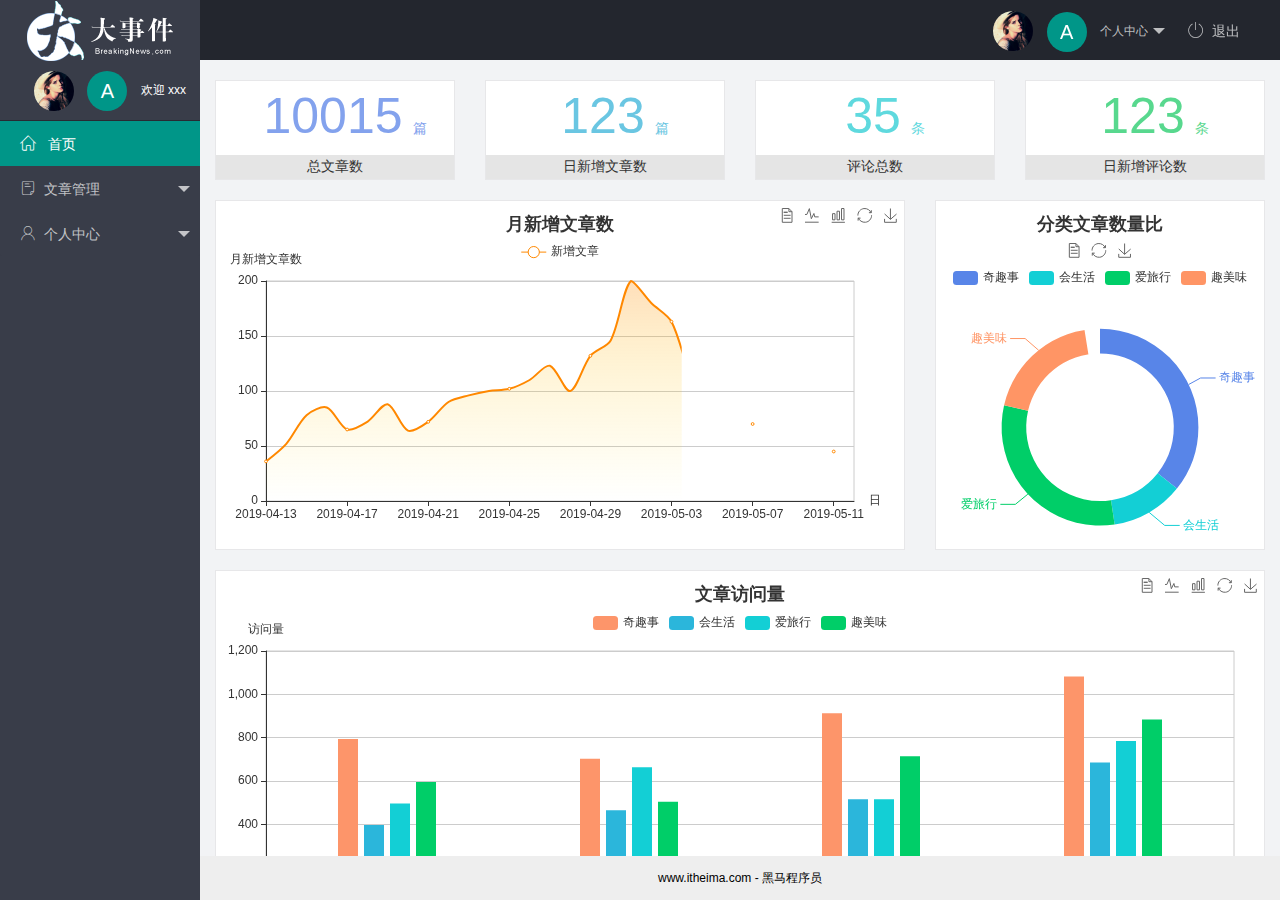
<file: index.html>
<!DOCTYPE html>
<html lang="en">

<head>
    <meta charset="UTF-8">
    <meta http-equiv="X-UA-Compatible" content="IE=edge">
    <meta name="viewport" content="width=device-width, initial-scale=1.0">
    <title>后台主页</title>
    <!-- 导入Layui的样式表 -->
    <link rel="stylesheet" href="./assets/lib/layui/css/layui.css">
    <!-- 引入字体图标 -->
    <link rel="stylesheet" href="./assets/fonts/iconfont.css">
    <!-- 导入自己的样式 -->
    <link rel="stylesheet" href="./assets/css/index.css">
</head>

<body>
    <div class="layui-layout layui-layout-admin">
        <div class="layui-header">
            <div class="layui-logo layui-hide-xs layui-bg-black">
                <img src="./assets/images/logo.png" alt="">
            </div>
            <!-- 头部区域（可配合layui已有的水平导航） -->
            <ul class="layui-nav layui-layout-right">
                <li class="layui-nav-item layui-hide layui-show-md-inline-block">
                    <a href="javascript:;" class="userinfo">
                        <img src="./assets/images/sample.jpg" class="layui-nav-img">
                        <span class="text-avatar">A</span>
                        个人中心
                    </a>
                    <dl class="layui-nav-child">
                        <dd><a href="/user/user_info.html" target="fm">基本资料</a></dd>
                        <dd><a href="/user/user_avatar.html" target="fm">更换头像</a></dd>
                        <dd><a href="./user/user_pwd.html" target="fm">重置密码</a></dd>
                    </dl>
                </li>
                <li class="layui-nav-item" lay-header-event="menuRight" lay-unselect>
                    <a href="javascript:;" id="btnLogout">
                        <i class="iconfont icon-tuichu"></i>退出
                    </a>
                </li>
            </ul>
        </div>

        <div class="layui-side layui-bg-black">
            <div class="layui-side-scroll">
                <div class="userinfo">
                    <img src="./assets/images/sample.jpg" class="layui-nav-img">
                    <span class="text-avatar">A</span>
                    <span id="welcome">欢迎 xxx</span>
                </div>
                <!-- 左侧导航区域（可配合layui已有的垂直导航） -->
                <ul class="layui-nav layui-nav-tree" lay-shrink="all">
                    <li class="layui-nav-item layui-this"><a href="./home/dashboard.html" target="fm">
                            <i class="iconfont icon-home"></i>
                            首页</a></li>

                    <li class="layui-nav-item">
                        <a class="" href="javascript:;"><i class="iconfont icon-16"></i>文章管理</a>
                        <dl class="layui-nav-child">
                            <dd><a href="javascript:;"><i class="layui-icon layui-icon-app"></i>文章类别</a></dd>
                            <dd><a href="javascript:;"><i class="layui-icon layui-icon-app"></i>文章列表</a></dd>
                            <dd><a href="javascript:;"><i class="layui-icon layui-icon-app"></i>发表文章</a></dd>
                        </dl>
                    </li>
                    <li class="layui-nav-item">
                        <a href="javascript:;"><i class="iconfont icon-user"></i>个人中心</a>
                        <dl class="layui-nav-child">
                            <dd><a href="/user/user_info.html" target="fm"><i
                                        class="layui-icon layui-icon-app"></i>基本资料</a></dd>
                            <dd><a href="/user/user_avatar.html" target="fm"><i
                                        class="layui-icon layui-icon-app"></i>更换头像</a></dd>
                            <dd><a href="./user/user_pwd.html" target="fm"><i
                                        class="layui-icon layui-icon-app"></i>重置密码</a></dd>
                        </dl>
                    </li>
                </ul>
            </div>
        </div>

        <div class="layui-body">
            <!-- 内容主体区域 -->
            <iframe src="./home/dashboard.html" name="fm" frameborder="0"></iframe>
        </div>

        <div class="layui-footer">
            <!-- 底部固定区域 -->
            www.itheima.com - 黑马程序员
        </div>
    </div>

    <!-- 引入layui的js文件 -->
    <script src="./assets/lib/layui/layui.all.js"></script>
    <!-- 导入jQuery -->
    <script src="./assets/lib/jquery.js"></script>
    <!-- 导入baseAPI -->
    <script src="./assets/js/baseAPI.js"></script>
    <!-- 导入自己的JS -->
    <script src="./assets/js/index.js"></script>
</body>

</html>
</file>
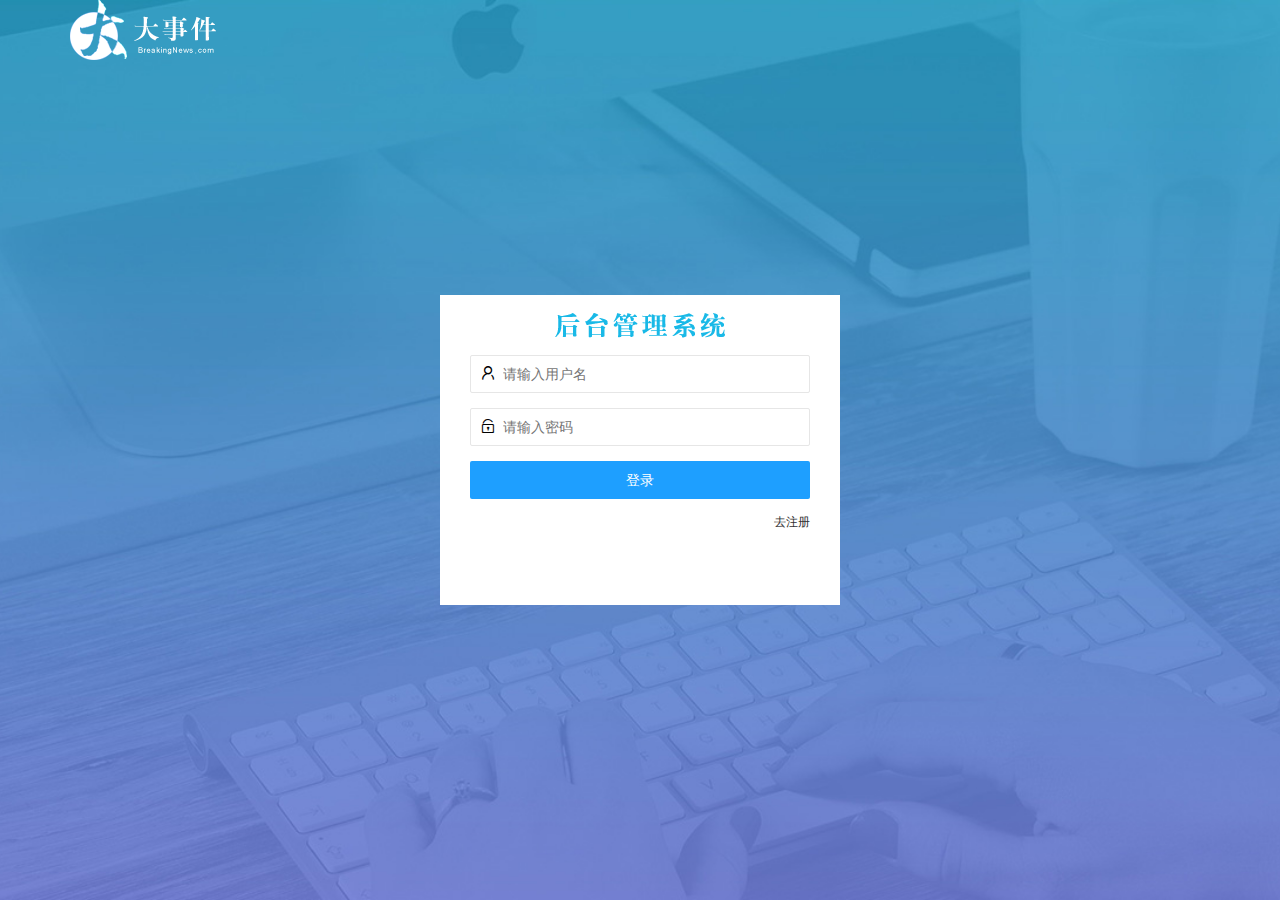
<file: login.html>
<!DOCTYPE html>
<html lang="en">

<head>
    <meta charset="UTF-8">
    <meta http-equiv="X-UA-Compatible" content="IE=edge">
    <meta name="viewport" content="width=device-width, initial-scale=1.0">
    <title>大事件-登录/注册</title>
    <link rel="stylesheet" href="./assets/css/login.css">
    <link rel="stylesheet" href="./assets/lib/layui/css/layui.css">
</head>

<body>
    <!-- 头部 LOGO 区域 -->
    <div class="layui-main">
        <img src="./assets/images/logo.png" alt="">
    </div>

    <!-- 登录注册区域 -->
    <div class="loginAndRegBox">
        <div class="title-box"></div>

        <!-- 登录的div -->
        <div class="login-box">
            <!-- 登录的表单 -->
            <form class="layui-form" action="" id="form_login">
                <!-- 用户名 -->
                <div class="layui-form-item">
                    <i class="layui-icon layui-icon-username"></i>
                    <input type="text" name="username" required lay-verify="required" placeholder="请输入用户名"
                        autocomplete="off" class="layui-input">
                </div>
                <!-- 密码 -->
                <div class="layui-form-item">
                    <i class="layui-icon layui-icon-password"></i>
                    <input type="password" name="password" required lay-verify="required|pwd" placeholder="请输入密码"
                        autocomplete="off" class="layui-input">
                </div>
                <!-- 登录按钮 -->
                <div class="layui-form-item">
                    <button class="layui-btn layui-btn-fluid layui-btn-normal" lay-submit>登录</button>
                </div>
                <!-- 切换登录注册 -->
                <div class="layui-form-item links">
                    <a href="javascript:;" id="link_reg">去注册</a>
                </div>
            </form>

        </div>

        <!-- 注册的div -->
        <div class="reg-box">
            <!-- 注册的表单 -->
            <form class="layui-form" action="" id="form_reg">
                <!-- 用户名 -->
                <div class="layui-form-item">
                    <i class="layui-icon layui-icon-username"></i>
                    <input type="text" name="username" required lay-verify="required" placeholder="请输入用户名"
                        autocomplete="off" class="layui-input">
                </div>
                <!-- 密码 -->
                <div class="layui-form-item">
                    <i class="layui-icon layui-icon-password"></i>
                    <input type="password" name="password" required lay-verify="required|pwd" placeholder="请输入密码"
                        autocomplete="off" class="layui-input">
                </div>
                <!-- 密码确认框 -->
                <div class="layui-form-item">
                    <i class="layui-icon layui-icon-password"></i>
                    <input type="password" name="repassword" required lay-verify="required|pwd|repwd"
                        placeholder="再次确认密码" autocomplete="off" class="layui-input">
                </div>
                <!-- 注册按钮 -->
                <div class="layui-form-item">
                    <button class="layui-btn layui-btn-fluid layui-btn-normal" lay-submit>注册</button>
                </div>
                <!-- 切换登录注册 -->
                <div class="layui-form-item links">
                    <a href="javascript:;" id="link_login">去登录</a>
                </div>
            </form>

        </div>
    </div>



    <!-- 导入Layui 的JS 文件 -->
    <script src="./assets/lib/layui/layui.all.js"></script>

    <!-- 导入jquery -->
    <script src="./assets/lib/jquery.js"></script>

    <!-- 引入baseAPI -->
    <script src="./assets/js/baseAPI.js"></script>

    <!-- 导入自己的js -->
    <script src="./assets/js/login.js"></script>
</body>

</html>
</file>
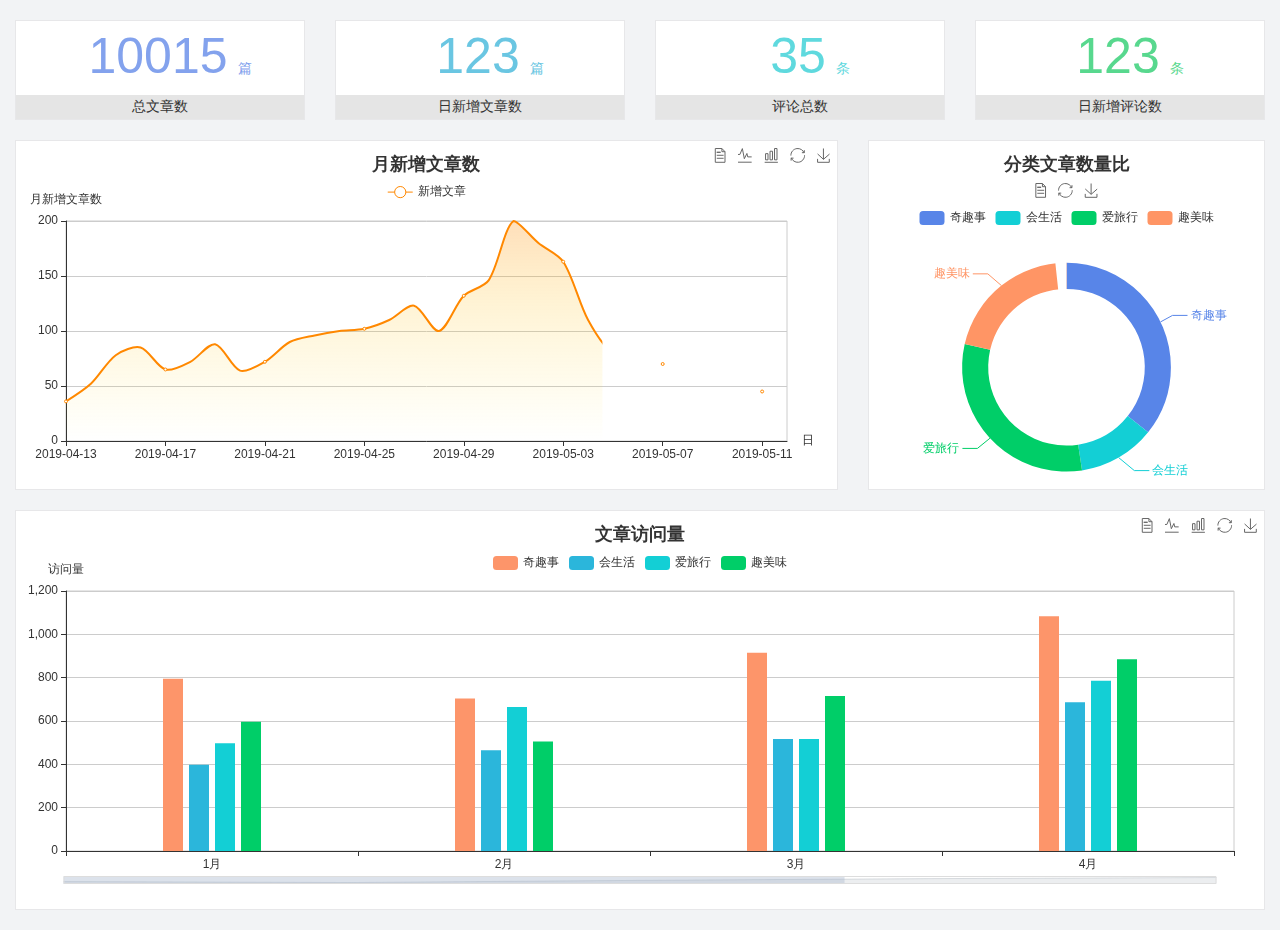
<file: home/dashboard.html>
<!DOCTYPE html>
<html lang="en">

<head>
  <meta charset="UTF-8">
  <meta name="viewport" content="width=device-width, initial-scale=1.0">
  <meta http-equiv="X-UA-Compatible" content="ie=edge">
  <title>图表统计</title>
  <link rel="stylesheet" href="../assets/lib/bootstrap.css" />
  <link rel="stylesheet" href="../assets/lib/main.css" />
  <script src="../assets/lib/jquery.js"></script>
  <script type="text/javascript" src="../assets/lib/echarts.min.js"></script>
</head>

<body>
  <div class="container-fluid">
    <div class="row spannel_list">
      <div class="col-sm-3 col-xs-6">
        <div class="spannel">
          <em>10015</em><span>篇</span>
          <b>总文章数</b>
        </div>
      </div>
      <div class="col-sm-3 col-xs-6">
        <div class="spannel scolor01">
          <em>123</em><span>篇</span>
          <b>日新增文章数</b>
        </div>
      </div>
      <div class="col-sm-3 col-xs-6">
        <div class="spannel scolor02">
          <em>35</em><span>条</span>
          <b>评论总数</b>
        </div>
      </div>
      <div class="col-sm-3 col-xs-6">
        <div class="spannel scolor03">
          <em>123</em><span>条</span>
          <b>日新增评论数</b>
        </div>
      </div>
    </div>
  </div>

  <div class="container-fluid">
    <div class="row curve-pie">
      <div class="col-lg-8 col-md-8">
        <div class="gragh_pannel" id="curve_show"></div>
      </div>
      <div class="col-lg-4 col-md-4">
        <div class="gragh_pannel" id="pie_show"></div>
      </div>
    </div>
  </div>

  <div class="container-fluid">
    <div class="column_pannel" id="column_show"></div>
  </div>

  <script>
    var oChart = echarts.init(document.getElementById('curve_show'));
    var aList_all = [
      { 'count': 36, 'date': '2019-04-13' },
      { 'count': 52, 'date': '2019-04-14' },
      { 'count': 78, 'date': '2019-04-15' },
      { 'count': 85, 'date': '2019-04-16' },
      { 'count': 65, 'date': '2019-04-17' },
      { 'count': 72, 'date': '2019-04-18' },
      { 'count': 88, 'date': '2019-04-19' },
      { 'count': 64, 'date': '2019-04-20' },
      { 'count': 72, 'date': '2019-04-21' },
      { 'count': 90, 'date': '2019-04-22' },
      { 'count': 96, 'date': '2019-04-23' },
      { 'count': 100, 'date': '2019-04-24' },
      { 'count': 102, 'date': '2019-04-25' },
      { 'count': 110, 'date': '2019-04-26' },
      { 'count': 123, 'date': '2019-04-27' },
      { 'count': 100, 'date': '2019-04-28' },
      { 'count': 132, 'date': '2019-04-29' },
      { 'count': 146, 'date': '2019-04-30' },
      { 'count': 200, 'date': '2019-05-01' },
      { 'count': 180, 'date': '2019-05-02' },
      { 'count': 163, 'date': '2019-05-03' },
      { 'count': 110, 'date': '2019-05-04' },
      { 'count': 80, 'date': '2019-05-05' },
      { 'count': 82, 'date': '2019-05-06' },
      { 'count': 70, 'date': '2019-05-07' },
      { 'count': 65, 'date': '2019-05-08' },
      { 'count': 54, 'date': '2019-05-09' },
      { 'count': 40, 'date': '2019-05-10' },
      { 'count': 45, 'date': '2019-05-11' },
      { 'count': 38, 'date': '2019-05-12' },
    ];

    let aCount = [];
    let aDate = [];

    for (var i = 0; i < aList_all.length; i++) {
      aCount.push(aList_all[i].count);
      aDate.push(aList_all[i].date);
    }

    var chartopt = {
      title: {
        text: '月新增文章数',
        left: 'center',
        top: '10'
      },
      tooltip: {
        trigger: 'axis'
      },
      legend: {
        data: ['新增文章'],
        top: '40'
      },
      toolbox: {
        show: true,
        feature: {
          mark: { show: true },
          dataView: { show: true, readOnly: false },
          magicType: { show: true, type: ['line', 'bar'] },
          restore: { show: true },
          saveAsImage: { show: true }
        }
      },
      calculable: true,
      xAxis: [
        {
          name: '日',
          type: 'category',
          boundaryGap: false,
          data: aDate
        }
      ],
      yAxis: [
        {
          name: '月新增文章数',
          type: 'value'
        }
      ],
      series: [
        {
          name: '新增文章',
          type: 'line',
          smooth: true,
          itemStyle: { normal: { areaStyle: { type: 'default' }, color: '#f80' }, lineStyle: { color: '#f80' } },
          data: aCount
        }],
      areaStyle: {
        normal: {
          color: new echarts.graphic.LinearGradient(0, 0, 0, 1, [{
            offset: 0,
            color: 'rgba(255,136,0,0.39)'
          }, {
            offset: .34,
            color: 'rgba(255,180,0,0.25)'
          }, {
            offset: 1,
            color: 'rgba(255,222,0,0.00)'
          }])

        }
      },
      grid: {
        show: true,
        x: 50,
        x2: 50,
        y: 80,
        height: 220
      }
    };

    oChart.setOption(chartopt);


    var oPie = echarts.init(document.getElementById('pie_show'));
    var oPieopt =
    {
      title: {
        top: 10,
        text: '分类文章数量比',
        x: 'center'
      },
      tooltip: {
        trigger: 'item',
        formatter: "{a} <br/>{b} : {c} ({d}%)"
      },
      color: ['#5885e8', '#13cfd5', '#00ce68', '#ff9565'],
      legend: {
        x: 'center',
        top: 65,
        data: ['奇趣事', '会生活', '爱旅行', '趣美味']
      },
      toolbox: {
        show: true,
        x: 'center',
        top: 35,
        feature: {
          mark: { show: true },
          dataView: { show: true, readOnly: false },
          magicType: {
            show: true,
            type: ['pie', 'funnel'],
            option: {
              funnel: {
                x: '25%',
                width: '50%',
                funnelAlign: 'left',
                max: 1548
              }
            }
          },
          restore: { show: true },
          saveAsImage: { show: true }
        }
      },
      calculable: true,
      series: [
        {
          name: '访问来源',
          type: 'pie',
          radius: ['45%', '60%'],
          center: ['50%', '65%'],
          data: [
            { value: 300, name: '奇趣事' },
            { value: 100, name: '会生活' },
            { value: 260, name: '爱旅行' },
            { value: 180, name: '趣美味' }
          ]
        }
      ]
    };
    oPie.setOption(oPieopt);



    var oColumn = this.echarts.init(document.getElementById('column_show'));
    var oColumnopt =
    {
      title: {
        text: '文章访问量',
        left: 'center',
        top: '10'
      },
      tooltip: {
        trigger: 'axis'
      },
      legend: {
        data: ['奇趣事', '会生活', '爱旅行', '趣美味'],
        top: '40'
      },
      toolbox: {
        show: true,
        feature: {
          mark: { show: true },
          dataView: { show: true, readOnly: false },
          magicType: { show: true, type: ['line', 'bar'] },
          restore: { show: true },
          saveAsImage: { show: true }
        }
      },
      calculable: true,
      xAxis: [
        {
          type: 'category',
          data: ['1月', '2月', '3月', '4月', '5月']
        }
      ],
      yAxis: [
        {
          name: '访问量',
          type: 'value'
        }
      ],
      series: [
        {
          name: '奇趣事',
          type: 'bar',
          barWidth: 20,
          itemStyle: {
            normal: { areaStyle: { type: 'default' }, color: '#fd956a' }
          },
          data: [800, 708, 920, 1090, 1200]
        },
        {
          name: '会生活',
          type: 'bar',
          barWidth: 20,
          itemStyle: {
            normal: { areaStyle: { type: 'default' }, color: '#2bb6db' }
          },
          data: [400, 468, 520, 690, 800]
        },
        {
          name: '爱旅行',
          type: 'bar',
          barWidth: 20,
          itemStyle: {
            normal: { areaStyle: { type: 'default' }, color: '#13cfd5' }
          },
          data: [500, 668, 520, 790, 900]
        },
        {
          name: '趣美味',
          type: 'bar',
          barWidth: 20,
          itemStyle: {
            normal: { areaStyle: { type: 'default' }, color: '#00ce68' }
          },
          data: [600, 508, 720, 890, 1000]
        }
      ],
      grid: {
        show: true,
        x: 50,
        x2: 30,
        y: 80,
        height: 260
      },
      dataZoom: [//给x轴设置滚动条
        {
          start: 0,//默认为0
          end: 100 - 1000 / 31,//默认为100
          type: 'slider',
          show: true,
          xAxisIndex: [0],
          handleSize: 0,//滑动条的 左右2个滑动条的大小
          height: 8,//组件高度
          left: 45, //左边的距离
          right: 50,//右边的距离
          bottom: 26,//右边的距离
          handleColor: '#ddd',//h滑动图标的颜色
          handleStyle: {
            borderColor: "#cacaca",
            borderWidth: "1",
            shadowBlur: 2,
            background: "#ddd",
            shadowColor: "#ddd",
          }
        }]
    };
    oColumn.setOption(oColumnopt);
  </script>
</body>

</html>
</file>
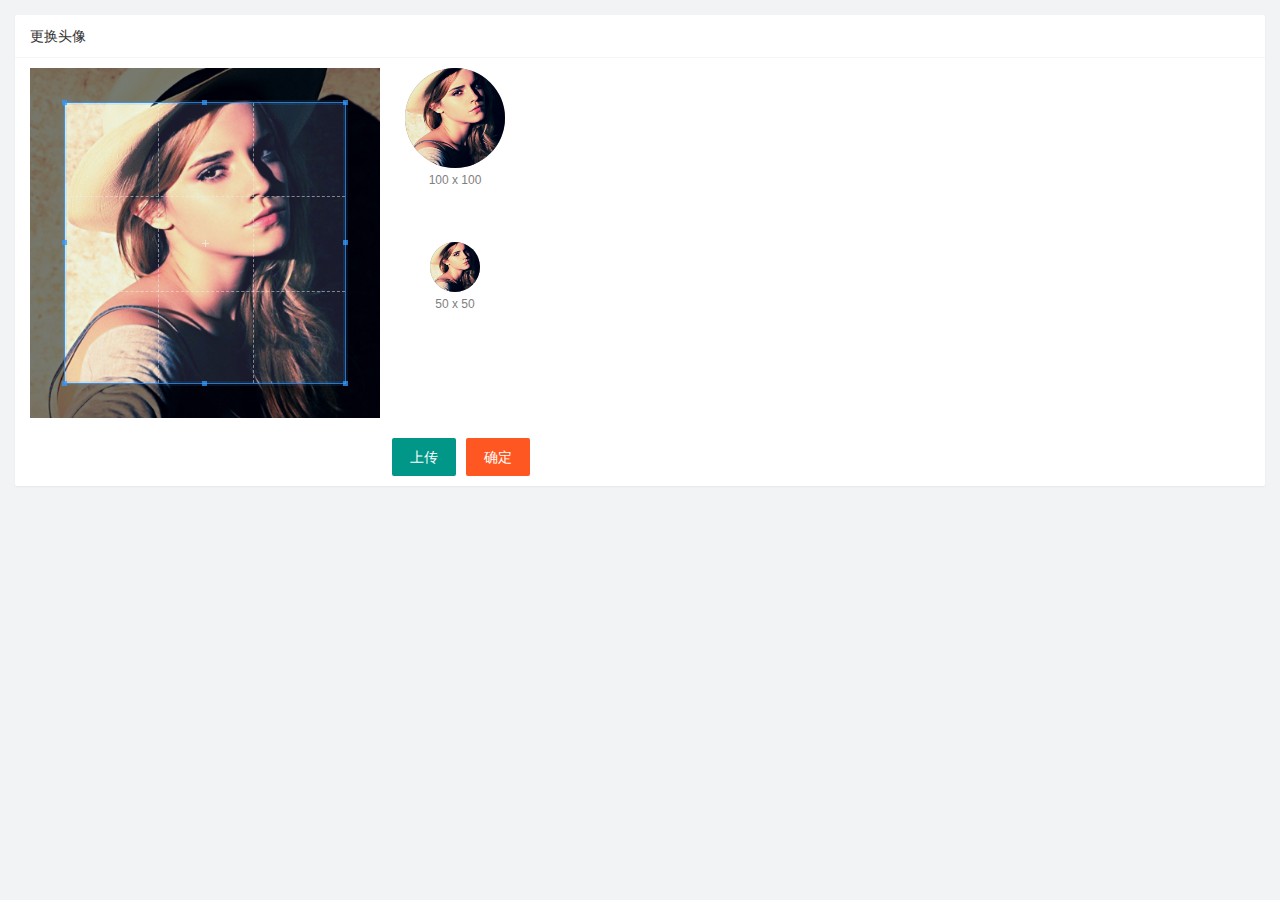
<file: user/user_avatar.html>
<!DOCTYPE html>
<html lang="en">

<head>
    <meta charset="UTF-8">
    <meta http-equiv="X-UA-Compatible" content="IE=edge">
    <meta name="viewport" content="width=device-width, initial-scale=1.0">
    <title>Document</title>
    <link rel="stylesheet" href="/assets/lib/cropper/cropper.css">
    <link rel="stylesheet" href="../assets/lib/layui/css/layui.css">
    <link rel="stylesheet" href="../assets/css/user/user_avatar.css">
</head>

<body>
    <!-- 卡片区域 -->
    <div class="layui-card">
        <div class="layui-card-header">更换头像</div>
        <div class="layui-card-body">
            <!-- 第一行的图片裁剪和预览区域 -->
            <div class="row1">
                <!-- 图片裁剪区域 -->
                <div class="cropper-box">
                    <!-- 这个 img 标签很重要，将来会把它初始化为裁剪区域 -->
                    <img id="image" src="/assets/images/sample.jpg" />
                </div>
                <!-- 图片的预览区域 -->
                <div class="preview-box">
                    <div>
                        <!-- 宽高为 100px 的预览区域 -->
                        <div class="img-preview w100"></div>
                        <p class="size">100 x 100</p>
                    </div>
                    <div>
                        <!-- 宽高为 50px 的预览区域 -->
                        <div class="img-preview w50"></div>
                        <p class="size">50 x 50</p>
                    </div>
                </div>
            </div>

            <!-- 第二行的按钮区域 -->
            <div class="row2">
                <!-- 通过accept 属性可以指定用户上传什么类型的文件 -->
                <input type="file" id="file" accept="image/png,image/jpg" />
                <button type="button" class="layui-btn" id="btnChooseImage">上传</button>
                <button type="button" class="layui-btn layui-btn-danger" id="btnUpload">确定</button>
            </div>
        </div>
    </div>



    <!-- 导入layui 的JS -->
    <script src="../assets/lib/layui/layui.all.js"></script>
    <!-- 导入jquery -->
    <script src="../assets/lib/jquery.js"></script>
    <!-- 导入 cropper JS -->
    <script src="/assets/lib/cropper/Cropper.js"></script>
    <script src="/assets/lib/cropper/jquery-cropper.js"></script>
    <!-- 导入baseAPI -->
    <script src="../assets/js/baseAPI.js"></script>
    <!-- 导入自己的JS -->
    <script src="../assets/js/user/user_avatar.js"></script>
</body>

</html>
</file>
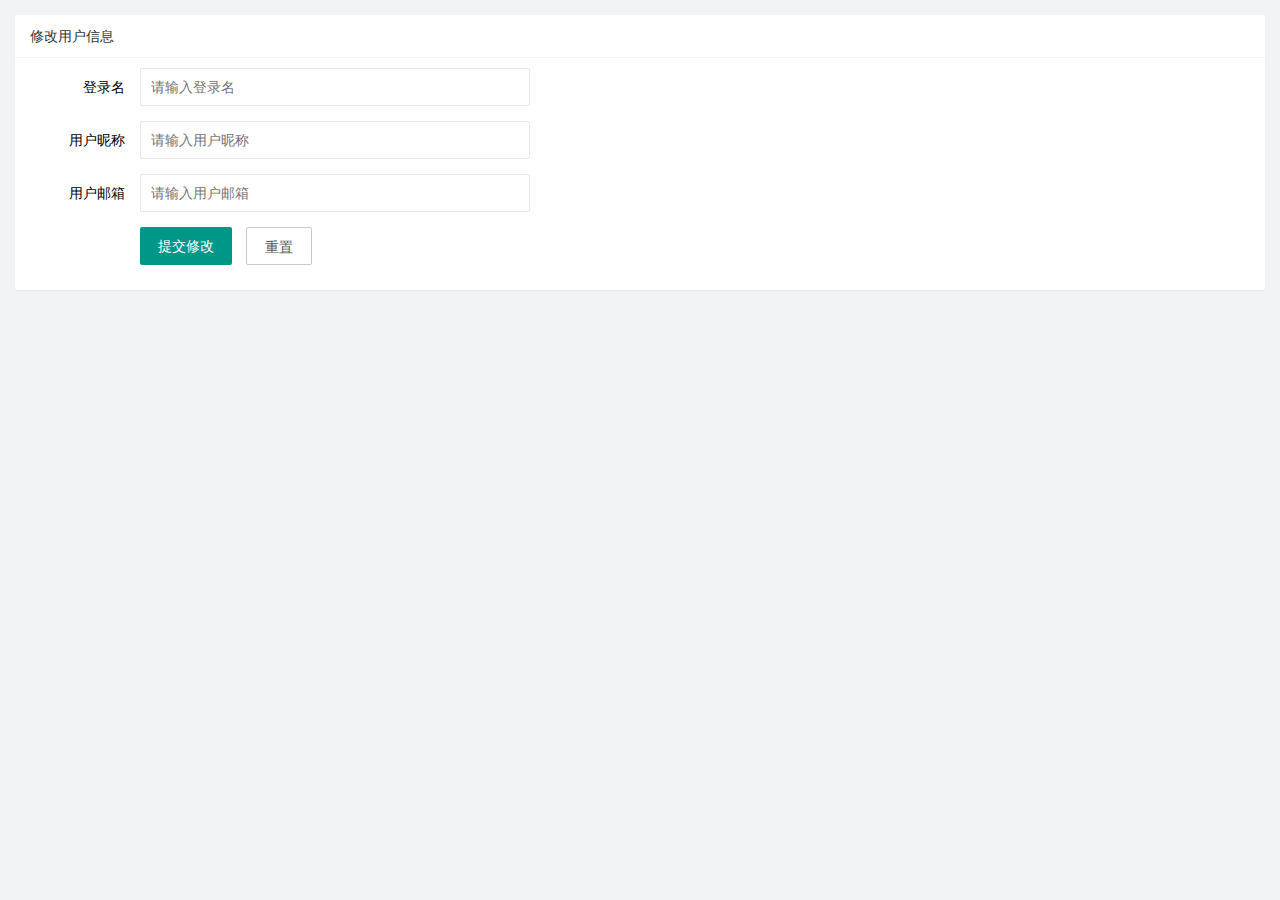
<file: user/user_info.html>
<!DOCTYPE html>
<html lang="en">

<head>
    <meta charset="UTF-8">
    <meta http-equiv="X-UA-Compatible" content="IE=edge">
    <meta name="viewport" content="width=device-width, initial-scale=1.0">
    <title>Document</title>
    <!-- 导入 layui 的样式 -->
    <link rel="stylesheet" href="../assets/lib/layui/css/layui.css">
    <!-- 导入自己的CSS样式 -->
    <link rel="stylesheet" href="../assets/css/user/user_info.css">
</head>

<body>
    <!-- 卡片区域 -->
    <div class="layui-card">
        <div class="layui-card-header">修改用户信息</div>
        <div class="layui-card-body">
            <!-- form表单区域 -->
            <form class="layui-form" lay-filter="formUserInfo">
                <!-- 这是隐藏域 -->
                <input type="hidden" name="id">
                <div class="layui-form-item">
                    <label class="layui-form-label">登录名</label>
                    <div class="layui-input-block">
                        <input type="text" name="username" required lay-verify="required" placeholder="请输入登录名"
                            autocomplete="off" class="layui-input" readonly>
                    </div>
                </div>
                <div class="layui-form-item">
                    <label class="layui-form-label">用户昵称</label>
                    <div class="layui-input-block">
                        <input type="text" name="nickname" required lay-verify="required|nickname" placeholder="请输入用户昵称"
                            autocomplete="off" class="layui-input">
                    </div>
                </div>
                <div class="layui-form-item">
                    <label class="layui-form-label">用户邮箱</label>
                    <div class="layui-input-block">
                        <input type="text" name="email" required lay-verify="required|email" placeholder="请输入用户邮箱"
                            autocomplete="off" class="layui-input">
                    </div>
                </div>

                <!-- 按钮 -->
                <div class="layui-form-item">
                    <div class="layui-input-block">
                        <button class="layui-btn" lay-submit lay-filter="formDemo">提交修改</button>
                        <button type="reset" id="btnReset" class="layui-btn layui-btn-primary">重置</button>
                    </div>
                </div>

            </form>
        </div>
    </div>


    <!-- 导入layui 的JS -->
    <script src="../assets/lib/layui/layui.all.js"></script>
    <!-- 导入jquery -->
    <script src="../assets/lib/jquery.js"></script>
    <!-- 导入baseAPI -->
    <script src="../assets/js/baseAPI.js"></script>
    <!-- 导入自己的JS -->
    <script src="../assets/js/user/user_info.js"></script>
</body>

</html>
</file>
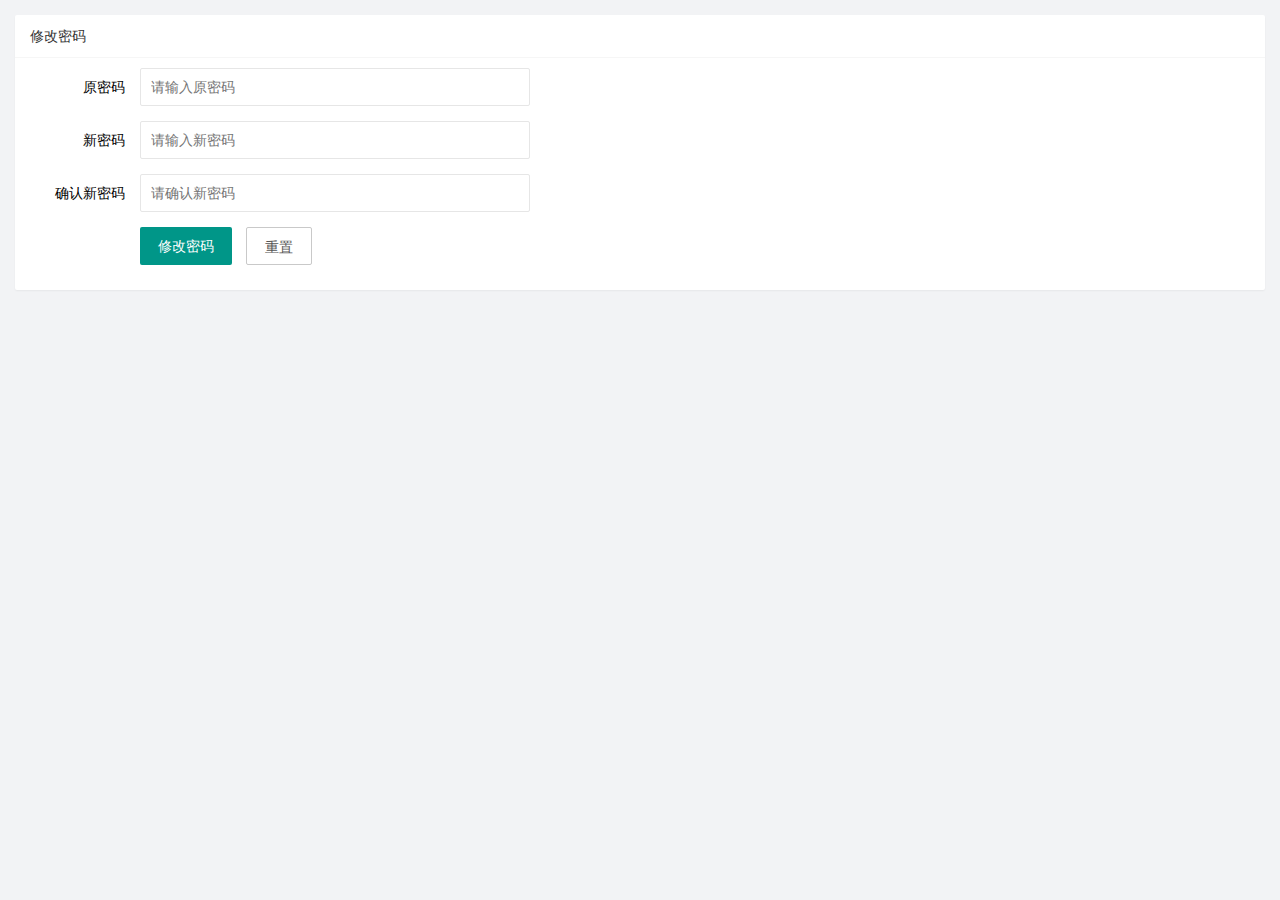
<file: user/user_pwd.html>
<!DOCTYPE html>
<html lang="en">

<head>
    <meta charset="UTF-8">
    <meta http-equiv="X-UA-Compatible" content="IE=edge">
    <meta name="viewport" content="width=device-width, initial-scale=1.0">
    <title>Document</title>
    <link rel="stylesheet" href="../assets/lib/layui/css/layui.css">
    <link rel="stylesheet" href="../assets/css/user/user_pwd.css">
</head>

<body>
    <!-- 卡片区域 -->
    <div class="layui-card">
        <div class="layui-card-header">修改密码</div>
        <div class="layui-card-body">
            <form class="layui-form">
                <div class="layui-form-item">
                    <label class="layui-form-label">原密码</label>
                    <div class="layui-input-block">
                        <input type="password" id="oldPwd" name="oldPwd" required lay-verify="required|pwd" placeholder="请输入原密码"
                            autocomplete="off" class="layui-input">
                    </div>
                </div>

                <div class="layui-form-item">
                    <label class="layui-form-label">新密码</label>
                    <div class="layui-input-block">
                        <input type="password" id="newPwd" name="newPwd" required lay-verify="required|pwd|samePwd" placeholder="请输入新密码"
                            autocomplete="off" class="layui-input">
                    </div>
                </div>

                <div class="layui-form-item">
                    <label class="layui-form-label">确认新密码</label>
                    <div class="layui-input-block">
                        <input type="password" id="rePwd" name="rePwd" required lay-verify="required|pwd|rePwd" placeholder="请确认新密码"
                            autocomplete="off" class="layui-input">
                    </div>
                </div>


                <div class="layui-form-item">
                    <div class="layui-input-block">
                        <button class="layui-btn" lay-submit lay-filter="formDemo">修改密码</button>
                        <button type="reset" class="layui-btn layui-btn-primary">重置</button>
                    </div>
                </div>
            </form>
        </div>
    </div>

    <!-- 导入layui 的JS -->
    <script src="../assets/lib/layui/layui.all.js"></script>
    <!-- 导入jquery -->
    <script src="../assets/lib/jquery.js"></script>
    <!-- 导入baseAPI -->
    <script src="../assets/js/baseAPI.js"></script>
    <!-- 导入自己的JS -->
    <script src="../assets/js/user/user_pwd.js"></script>
</body>

</html>
</file>
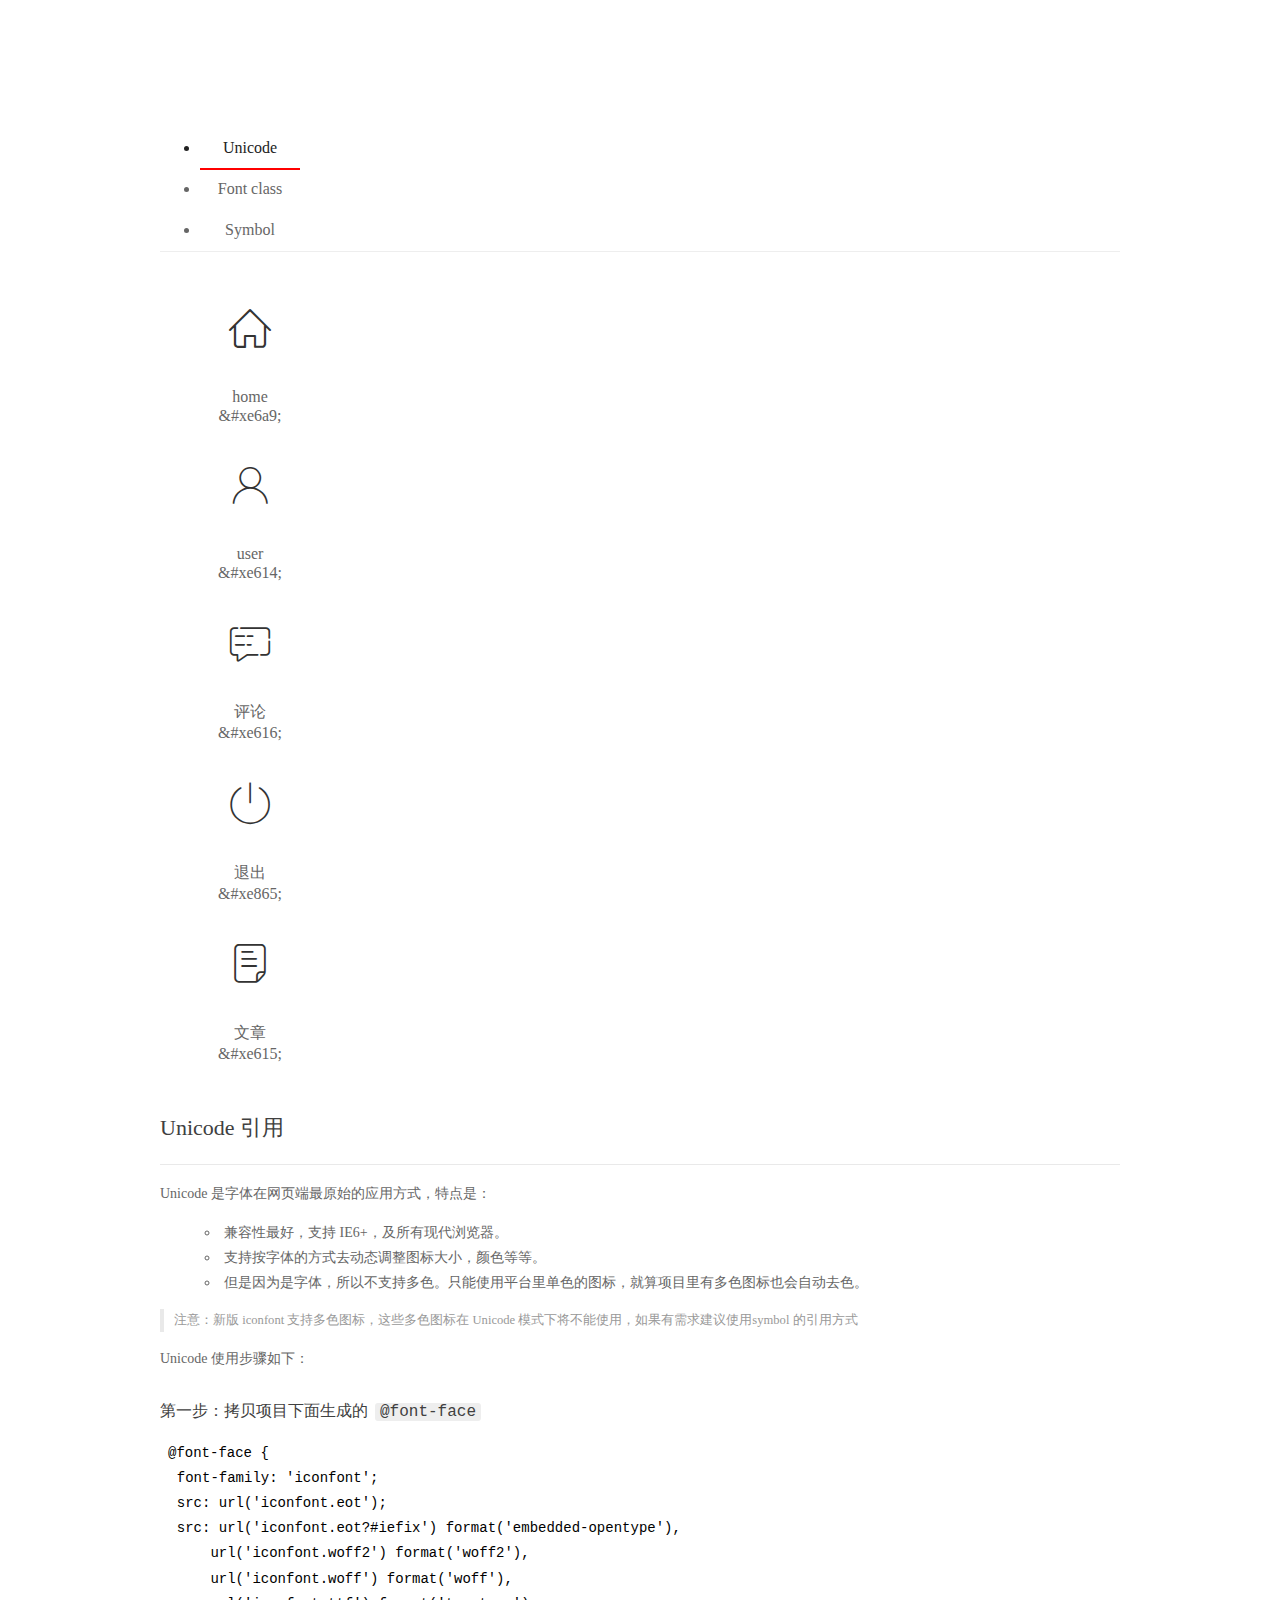
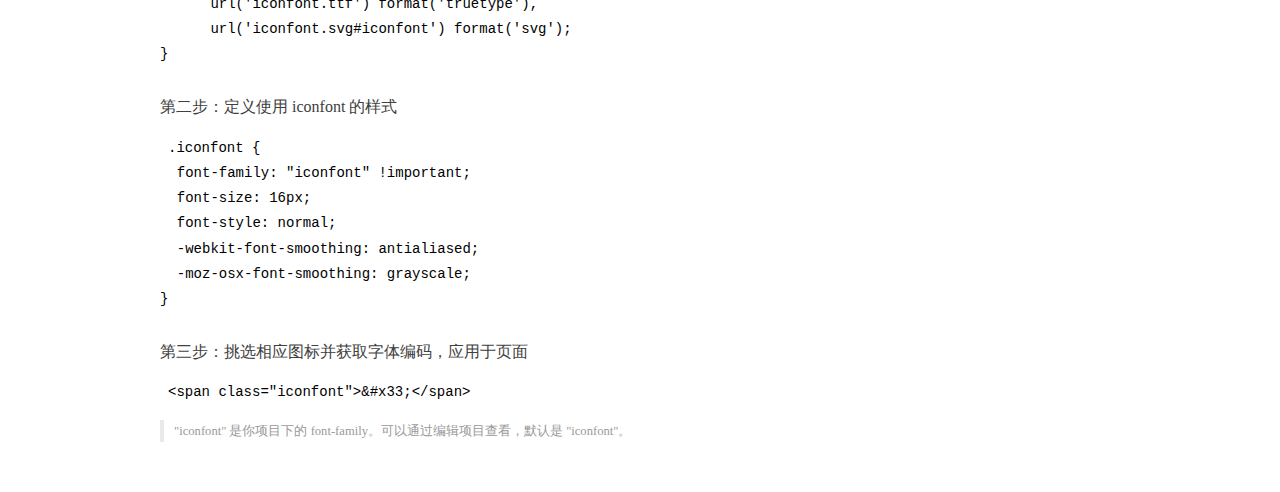
<file: assets/fonts/demo_index.html>
<!DOCTYPE html>
<html>
<head>
  <meta charset="utf-8"/>
  <title>IconFont Demo</title>
  <link rel="shortcut icon" href="https://gtms04.alicdn.com/tps/i4/TB1_oz6GVXXXXaFXpXXJDFnIXXX-64-64.ico" type="image/x-icon"/>
  <link rel="stylesheet" href="https://g.alicdn.com/thx/cube/1.3.2/cube.min.css">
  <link rel="stylesheet" href="demo.css">
  <link rel="stylesheet" href="iconfont.css">
  <script src="iconfont.js"></script>
  <!-- jQuery -->
  <script src="https://a1.alicdn.com/oss/uploads/2018/12/26/7bfddb60-08e8-11e9-9b04-53e73bb6408b.js"></script>
  <!-- 代码高亮 -->
  <script src="https://a1.alicdn.com/oss/uploads/2018/12/26/a3f714d0-08e6-11e9-8a15-ebf944d7534c.js"></script>
</head>
<body>
  <div class="main">
    <h1 class="logo"><a href="https://www.iconfont.cn/" title="iconfont 首页" target="_blank">&#xe86b;</a></h1>
    <div class="nav-tabs">
      <ul id="tabs" class="dib-box">
        <li class="dib active"><span>Unicode</span></li>
        <li class="dib"><span>Font class</span></li>
        <li class="dib"><span>Symbol</span></li>
      </ul>
      
    </div>
    <div class="tab-container">
      <div class="content unicode" style="display: block;">
          <ul class="icon_lists dib-box">
          
            <li class="dib">
              <span class="icon iconfont">&#xe6a9;</span>
                <div class="name">home</div>
                <div class="code-name">&amp;#xe6a9;</div>
              </li>
          
            <li class="dib">
              <span class="icon iconfont">&#xe614;</span>
                <div class="name">user</div>
                <div class="code-name">&amp;#xe614;</div>
              </li>
          
            <li class="dib">
              <span class="icon iconfont">&#xe616;</span>
                <div class="name">评论</div>
                <div class="code-name">&amp;#xe616;</div>
              </li>
          
            <li class="dib">
              <span class="icon iconfont">&#xe865;</span>
                <div class="name">退出</div>
                <div class="code-name">&amp;#xe865;</div>
              </li>
          
            <li class="dib">
              <span class="icon iconfont">&#xe615;</span>
                <div class="name">文章</div>
                <div class="code-name">&amp;#xe615;</div>
              </li>
          
          </ul>
          <div class="article markdown">
          <h2 id="unicode-">Unicode 引用</h2>
          <hr>

          <p>Unicode 是字体在网页端最原始的应用方式，特点是：</p>
          <ul>
            <li>兼容性最好，支持 IE6+，及所有现代浏览器。</li>
            <li>支持按字体的方式去动态调整图标大小，颜色等等。</li>
            <li>但是因为是字体，所以不支持多色。只能使用平台里单色的图标，就算项目里有多色图标也会自动去色。</li>
          </ul>
          <blockquote>
            <p>注意：新版 iconfont 支持多色图标，这些多色图标在 Unicode 模式下将不能使用，如果有需求建议使用symbol 的引用方式</p>
          </blockquote>
          <p>Unicode 使用步骤如下：</p>
          <h3 id="-font-face">第一步：拷贝项目下面生成的 <code>@font-face</code></h3>
<pre><code class="language-css"
>@font-face {
  font-family: 'iconfont';
  src: url('iconfont.eot');
  src: url('iconfont.eot?#iefix') format('embedded-opentype'),
      url('iconfont.woff2') format('woff2'),
      url('iconfont.woff') format('woff'),
      url('iconfont.ttf') format('truetype'),
      url('iconfont.svg#iconfont') format('svg');
}
</code></pre>
          <h3 id="-iconfont-">第二步：定义使用 iconfont 的样式</h3>
<pre><code class="language-css"
>.iconfont {
  font-family: "iconfont" !important;
  font-size: 16px;
  font-style: normal;
  -webkit-font-smoothing: antialiased;
  -moz-osx-font-smoothing: grayscale;
}
</code></pre>
          <h3 id="-">第三步：挑选相应图标并获取字体编码，应用于页面</h3>
<pre>
<code class="language-html"
>&lt;span class="iconfont"&gt;&amp;#x33;&lt;/span&gt;
</code></pre>
          <blockquote>
            <p>"iconfont" 是你项目下的 font-family。可以通过编辑项目查看，默认是 "iconfont"。</p>
          </blockquote>
          </div>
      </div>
      <div class="content font-class">
        <ul class="icon_lists dib-box">
          
          <li class="dib">
            <span class="icon iconfont icon-home"></span>
            <div class="name">
              home
            </div>
            <div class="code-name">.icon-home
            </div>
          </li>
          
          <li class="dib">
            <span class="icon iconfont icon-user"></span>
            <div class="name">
              user
            </div>
            <div class="code-name">.icon-user
            </div>
          </li>
          
          <li class="dib">
            <span class="icon iconfont icon-pinglun"></span>
            <div class="name">
              评论
            </div>
            <div class="code-name">.icon-pinglun
            </div>
          </li>
          
          <li class="dib">
            <span class="icon iconfont icon-tuichu"></span>
            <div class="name">
              退出
            </div>
            <div class="code-name">.icon-tuichu
            </div>
          </li>
          
          <li class="dib">
            <span class="icon iconfont icon-16"></span>
            <div class="name">
              文章
            </div>
            <div class="code-name">.icon-16
            </div>
          </li>
          
        </ul>
        <div class="article markdown">
        <h2 id="font-class-">font-class 引用</h2>
        <hr>

        <p>font-class 是 Unicode 使用方式的一种变种，主要是解决 Unicode 书写不直观，语意不明确的问题。</p>
        <p>与 Unicode 使用方式相比，具有如下特点：</p>
        <ul>
          <li>兼容性良好，支持 IE8+，及所有现代浏览器。</li>
          <li>相比于 Unicode 语意明确，书写更直观。可以很容易分辨这个 icon 是什么。</li>
          <li>因为使用 class 来定义图标，所以当要替换图标时，只需要修改 class 里面的 Unicode 引用。</li>
          <li>不过因为本质上还是使用的字体，所以多色图标还是不支持的。</li>
        </ul>
        <p>使用步骤如下：</p>
        <h3 id="-fontclass-">第一步：引入项目下面生成的 fontclass 代码：</h3>
<pre><code class="language-html">&lt;link rel="stylesheet" href="./iconfont.css"&gt;
</code></pre>
        <h3 id="-">第二步：挑选相应图标并获取类名，应用于页面：</h3>
<pre><code class="language-html">&lt;span class="iconfont icon-xxx"&gt;&lt;/span&gt;
</code></pre>
        <blockquote>
          <p>"
            iconfont" 是你项目下的 font-family。可以通过编辑项目查看，默认是 "iconfont"。</p>
        </blockquote>
      </div>
      </div>
      <div class="content symbol">
          <ul class="icon_lists dib-box">
          
            <li class="dib">
                <svg class="icon svg-icon" aria-hidden="true">
                  <use xlink:href="#icon-home"></use>
                </svg>
                <div class="name">home</div>
                <div class="code-name">#icon-home</div>
            </li>
          
            <li class="dib">
                <svg class="icon svg-icon" aria-hidden="true">
                  <use xlink:href="#icon-user"></use>
                </svg>
                <div class="name">user</div>
                <div class="code-name">#icon-user</div>
            </li>
          
            <li class="dib">
                <svg class="icon svg-icon" aria-hidden="true">
                  <use xlink:href="#icon-pinglun"></use>
                </svg>
                <div class="name">评论</div>
                <div class="code-name">#icon-pinglun</div>
            </li>
          
            <li class="dib">
                <svg class="icon svg-icon" aria-hidden="true">
                  <use xlink:href="#icon-tuichu"></use>
                </svg>
                <div class="name">退出</div>
                <div class="code-name">#icon-tuichu</div>
            </li>
          
            <li class="dib">
                <svg class="icon svg-icon" aria-hidden="true">
                  <use xlink:href="#icon-16"></use>
                </svg>
                <div class="name">文章</div>
                <div class="code-name">#icon-16</div>
            </li>
          
          </ul>
          <div class="article markdown">
          <h2 id="symbol-">Symbol 引用</h2>
          <hr>

          <p>这是一种全新的使用方式，应该说这才是未来的主流，也是平台目前推荐的用法。相关介绍可以参考这篇<a href="">文章</a>
            这种用法其实是做了一个 SVG 的集合，与另外两种相比具有如下特点：</p>
          <ul>
            <li>支持多色图标了，不再受单色限制。</li>
            <li>通过一些技巧，支持像字体那样，通过 <code>font-size</code>, <code>color</code> 来调整样式。</li>
            <li>兼容性较差，支持 IE9+，及现代浏览器。</li>
            <li>浏览器渲染 SVG 的性能一般，还不如 png。</li>
          </ul>
          <p>使用步骤如下：</p>
          <h3 id="-symbol-">第一步：引入项目下面生成的 symbol 代码：</h3>
<pre><code class="language-html">&lt;script src="./iconfont.js"&gt;&lt;/script&gt;
</code></pre>
          <h3 id="-css-">第二步：加入通用 CSS 代码（引入一次就行）：</h3>
<pre><code class="language-html">&lt;style&gt;
.icon {
  width: 1em;
  height: 1em;
  vertical-align: -0.15em;
  fill: currentColor;
  overflow: hidden;
}
&lt;/style&gt;
</code></pre>
          <h3 id="-">第三步：挑选相应图标并获取类名，应用于页面：</h3>
<pre><code class="language-html">&lt;svg class="icon" aria-hidden="true"&gt;
  &lt;use xlink:href="#icon-xxx"&gt;&lt;/use&gt;
&lt;/svg&gt;
</code></pre>
          </div>
      </div>

    </div>
  </div>
  <script>
  $(document).ready(function () {
      $('.tab-container .content:first').show()

      $('#tabs li').click(function (e) {
        var tabContent = $('.tab-container .content')
        var index = $(this).index()

        if ($(this).hasClass('active')) {
          return
        } else {
          $('#tabs li').removeClass('active')
          $(this).addClass('active')

          tabContent.hide().eq(index).fadeIn()
        }
      })
    })
  </script>
</body>
</html>
</file>
<file: assets/lib/layui/css/layui.css>
/** layui-v2.5.5 MIT License By https://www.layui.com */
 .layui-inline,img{display:inline-block;vertical-align:middle}h1,h2,h3,h4,h5,h6{font-weight:400}.layui-edge,.layui-header,.layui-inline,.layui-main{position:relative}.layui-body,.layui-edge,.layui-elip{overflow:hidden}.layui-btn,.layui-edge,.layui-inline,img{vertical-align:middle}.layui-btn,.layui-disabled,.layui-icon,.layui-unselect{-moz-user-select:none;-webkit-user-select:none;-ms-user-select:none}.layui-elip,.layui-form-checkbox span,.layui-form-pane .layui-form-label{text-overflow:ellipsis;white-space:nowrap}.layui-breadcrumb,.layui-tree-btnGroup{visibility:hidden}blockquote,body,button,dd,div,dl,dt,form,h1,h2,h3,h4,h5,h6,input,li,ol,p,pre,td,textarea,th,ul{margin:0;padding:0;-webkit-tap-highlight-color:rgba(0,0,0,0)}a:active,a:hover{outline:0}img{border:none}li{list-style:none}table{border-collapse:collapse;border-spacing:0}h4,h5,h6{font-size:100%}button,input,optgroup,option,select,textarea{font-family:inherit;font-size:inherit;font-style:inherit;font-weight:inherit;outline:0}pre{white-space:pre-wrap;white-space:-moz-pre-wrap;white-space:-pre-wrap;white-space:-o-pre-wrap;word-wrap:break-word}body{line-height:24px;font:14px Helvetica Neue,Helvetica,PingFang SC,Tahoma,Arial,sans-serif}hr{height:1px;margin:10px 0;border:0;clear:both}a{color:#333;text-decoration:none}a:hover{color:#777}a cite{font-style:normal;*cursor:pointer}.layui-border-box,.layui-border-box *{box-sizing:border-box}.layui-box,.layui-box *{box-sizing:content-box}.layui-clear{clear:both;*zoom:1}.layui-clear:after{content:'\20';clear:both;*zoom:1;display:block;height:0}.layui-inline{*display:inline;*zoom:1}.layui-edge{display:inline-block;width:0;height:0;border-width:6px;border-style:dashed;border-color:transparent}.layui-edge-top{top:-4px;border-bottom-color:#999;border-bottom-style:solid}.layui-edge-right{border-left-color:#999;border-left-style:solid}.layui-edge-bottom{top:2px;border-top-color:#999;border-top-style:solid}.layui-edge-left{border-right-color:#999;border-right-style:solid}.layui-disabled,.layui-disabled:hover{color:#d2d2d2!important;cursor:not-allowed!important}.layui-circle{border-radius:100%}.layui-show{display:block!important}.layui-hide{display:none!important}@font-face{font-family:layui-icon;src:url(../font/iconfont.eot?v=250);src:url(../font/iconfont.eot?v=250#iefix) format('embedded-opentype'),url(../font/iconfont.woff2?v=250) format('woff2'),url(../font/iconfont.woff?v=250) format('woff'),url(../font/iconfont.ttf?v=250) format('truetype'),url(../font/iconfont.svg?v=250#layui-icon) format('svg')}.layui-icon{font-family:layui-icon!important;font-size:16px;font-style:normal;-webkit-font-smoothing:antialiased;-moz-osx-font-smoothing:grayscale}.layui-icon-reply-fill:before{content:"\e611"}.layui-icon-set-fill:before{content:"\e614"}.layui-icon-menu-fill:before{content:"\e60f"}.layui-icon-search:before{content:"\e615"}.layui-icon-share:before{content:"\e641"}.layui-icon-set-sm:before{content:"\e620"}.layui-icon-engine:before{content:"\e628"}.layui-icon-close:before{content:"\1006"}.layui-icon-close-fill:before{content:"\1007"}.layui-icon-chart-screen:before{content:"\e629"}.layui-icon-star:before{content:"\e600"}.layui-icon-circle-dot:before{content:"\e617"}.layui-icon-chat:before{content:"\e606"}.layui-icon-release:before{content:"\e609"}.layui-icon-list:before{content:"\e60a"}.layui-icon-chart:before{content:"\e62c"}.layui-icon-ok-circle:before{content:"\1005"}.layui-icon-layim-theme:before{content:"\e61b"}.layui-icon-table:before{content:"\e62d"}.layui-icon-right:before{content:"\e602"}.layui-icon-left:before{content:"\e603"}.layui-icon-cart-simple:before{content:"\e698"}.layui-icon-face-cry:before{content:"\e69c"}.layui-icon-face-smile:before{content:"\e6af"}.layui-icon-survey:before{content:"\e6b2"}.layui-icon-tree:before{content:"\e62e"}.layui-icon-upload-circle:before{content:"\e62f"}.layui-icon-add-circle:before{content:"\e61f"}.layui-icon-download-circle:before{content:"\e601"}.layui-icon-templeate-1:before{content:"\e630"}.layui-icon-util:before{content:"\e631"}.layui-icon-face-surprised:before{content:"\e664"}.layui-icon-edit:before{content:"\e642"}.layui-icon-speaker:before{content:"\e645"}.layui-icon-down:before{content:"\e61a"}.layui-icon-file:before{content:"\e621"}.layui-icon-layouts:before{content:"\e632"}.layui-icon-rate-half:before{content:"\e6c9"}.layui-icon-add-circle-fine:before{content:"\e608"}.layui-icon-prev-circle:before{content:"\e633"}.layui-icon-read:before{content:"\e705"}.layui-icon-404:before{content:"\e61c"}.layui-icon-carousel:before{content:"\e634"}.layui-icon-help:before{content:"\e607"}.layui-icon-code-circle:before{content:"\e635"}.layui-icon-water:before{content:"\e636"}.layui-icon-username:before{content:"\e66f"}.layui-icon-find-fill:before{content:"\e670"}.layui-icon-about:before{content:"\e60b"}.layui-icon-location:before{content:"\e715"}.layui-icon-up:before{content:"\e619"}.layui-icon-pause:before{content:"\e651"}.layui-icon-date:before{content:"\e637"}.layui-icon-layim-uploadfile:before{content:"\e61d"}.layui-icon-delete:before{content:"\e640"}.layui-icon-play:before{content:"\e652"}.layui-icon-top:before{content:"\e604"}.layui-icon-friends:before{content:"\e612"}.layui-icon-refresh-3:before{content:"\e9aa"}.layui-icon-ok:before{content:"\e605"}.layui-icon-layer:before{content:"\e638"}.layui-icon-face-smile-fine:before{content:"\e60c"}.layui-icon-dollar:before{content:"\e659"}.layui-icon-group:before{content:"\e613"}.layui-icon-layim-download:before{content:"\e61e"}.layui-icon-picture-fine:before{content:"\e60d"}.layui-icon-link:before{content:"\e64c"}.layui-icon-diamond:before{content:"\e735"}.layui-icon-log:before{content:"\e60e"}.layui-icon-rate-solid:before{content:"\e67a"}.layui-icon-fonts-del:before{content:"\e64f"}.layui-icon-unlink:before{content:"\e64d"}.layui-icon-fonts-clear:before{content:"\e639"}.layui-icon-triangle-r:before{content:"\e623"}.layui-icon-circle:before{content:"\e63f"}.layui-icon-radio:before{content:"\e643"}.layui-icon-align-center:before{content:"\e647"}.layui-icon-align-right:before{content:"\e648"}.layui-icon-align-left:before{content:"\e649"}.layui-icon-loading-1:before{content:"\e63e"}.layui-icon-return:before{content:"\e65c"}.layui-icon-fonts-strong:before{content:"\e62b"}.layui-icon-upload:before{content:"\e67c"}.layui-icon-dialogue:before{content:"\e63a"}.layui-icon-video:before{content:"\e6ed"}.layui-icon-headset:before{content:"\e6fc"}.layui-icon-cellphone-fine:before{content:"\e63b"}.layui-icon-add-1:before{content:"\e654"}.layui-icon-face-smile-b:before{content:"\e650"}.layui-icon-fonts-html:before{content:"\e64b"}.layui-icon-form:before{content:"\e63c"}.layui-icon-cart:before{content:"\e657"}.layui-icon-camera-fill:before{content:"\e65d"}.layui-icon-tabs:before{content:"\e62a"}.layui-icon-fonts-code:before{content:"\e64e"}.layui-icon-fire:before{content:"\e756"}.layui-icon-set:before{content:"\e716"}.layui-icon-fonts-u:before{content:"\e646"}.layui-icon-triangle-d:before{content:"\e625"}.layui-icon-tips:before{content:"\e702"}.layui-icon-picture:before{content:"\e64a"}.layui-icon-more-vertical:before{content:"\e671"}.layui-icon-flag:before{content:"\e66c"}.layui-icon-loading:before{content:"\e63d"}.layui-icon-fonts-i:before{content:"\e644"}.layui-icon-refresh-1:before{content:"\e666"}.layui-icon-rmb:before{content:"\e65e"}.layui-icon-home:before{content:"\e68e"}.layui-icon-user:before{content:"\e770"}.layui-icon-notice:before{content:"\e667"}.layui-icon-login-weibo:before{content:"\e675"}.layui-icon-voice:before{content:"\e688"}.layui-icon-upload-drag:before{content:"\e681"}.layui-icon-login-qq:before{content:"\e676"}.layui-icon-snowflake:before{content:"\e6b1"}.layui-icon-file-b:before{content:"\e655"}.layui-icon-template:before{content:"\e663"}.layui-icon-auz:before{content:"\e672"}.layui-icon-console:before{content:"\e665"}.layui-icon-app:before{content:"\e653"}.layui-icon-prev:before{content:"\e65a"}.layui-icon-website:before{content:"\e7ae"}.layui-icon-next:before{content:"\e65b"}.layui-icon-component:before{content:"\e857"}.layui-icon-more:before{content:"\e65f"}.layui-icon-login-wechat:before{content:"\e677"}.layui-icon-shrink-right:before{content:"\e668"}.layui-icon-spread-left:before{content:"\e66b"}.layui-icon-camera:before{content:"\e660"}.layui-icon-note:before{content:"\e66e"}.layui-icon-refresh:before{content:"\e669"}.layui-icon-female:before{content:"\e661"}.layui-icon-male:before{content:"\e662"}.layui-icon-password:before{content:"\e673"}.layui-icon-senior:before{content:"\e674"}.layui-icon-theme:before{content:"\e66a"}.layui-icon-tread:before{content:"\e6c5"}.layui-icon-praise:before{content:"\e6c6"}.layui-icon-star-fill:before{content:"\e658"}.layui-icon-rate:before{content:"\e67b"}.layui-icon-template-1:before{content:"\e656"}.layui-icon-vercode:before{content:"\e679"}.layui-icon-cellphone:before{content:"\e678"}.layui-icon-screen-full:before{content:"\e622"}.layui-icon-screen-restore:before{content:"\e758"}.layui-icon-cols:before{content:"\e610"}.layui-icon-export:before{content:"\e67d"}.layui-icon-print:before{content:"\e66d"}.layui-icon-slider:before{content:"\e714"}.layui-icon-addition:before{content:"\e624"}.layui-icon-subtraction:before{content:"\e67e"}.layui-icon-service:before{content:"\e626"}.layui-icon-transfer:before{content:"\e691"}.layui-main{width:1140px;margin:0 auto}.layui-header{z-index:1000;height:60px}.layui-header a:hover{transition:all .5s;-webkit-transition:all .5s}.layui-side{position:fixed;left:0;top:0;bottom:0;z-index:999;width:200px;overflow-x:hidden}.layui-side-scroll{position:relative;width:220px;height:100%;overflow-x:hidden}.layui-body{position:absolute;left:200px;right:0;top:0;bottom:0;z-index:998;width:auto;overflow-y:auto;box-sizing:border-box}.layui-layout-body{overflow:hidden}.layui-layout-admin .layui-header{background-color:#23262E}.layui-layout-admin .layui-side{top:60px;width:200px;overflow-x:hidden}.layui-layout-admin .layui-body{position:fixed;top:60px;bottom:44px}.layui-layout-admin .layui-main{width:auto;margin:0 15px}.layui-layout-admin .layui-footer{position:fixed;left:200px;right:0;bottom:0;height:44px;line-height:44px;padding:0 15px;background-color:#eee}.layui-layout-admin .layui-logo{position:absolute;left:0;top:0;width:200px;height:100%;line-height:60px;text-align:center;color:#009688;font-size:16px}.layui-layout-admin .layui-header .layui-nav{background:0 0}.layui-layout-left{position:absolute!important;left:200px;top:0}.layui-layout-right{position:absolute!important;right:0;top:0}.layui-container{position:relative;margin:0 auto;padding:0 15px;box-sizing:border-box}.layui-fluid{position:relative;margin:0 auto;padding:0 15px}.layui-row:after,.layui-row:before{content:'';display:block;clear:both}.layui-col-lg1,.layui-col-lg10,.layui-col-lg11,.layui-col-lg12,.layui-col-lg2,.layui-col-lg3,.layui-col-lg4,.layui-col-lg5,.layui-col-lg6,.layui-col-lg7,.layui-col-lg8,.layui-col-lg9,.layui-col-md1,.layui-col-md10,.layui-col-md11,.layui-col-md12,.layui-col-md2,.layui-col-md3,.layui-col-md4,.layui-col-md5,.layui-col-md6,.layui-col-md7,.layui-col-md8,.layui-col-md9,.layui-col-sm1,.layui-col-sm10,.layui-col-sm11,.layui-col-sm12,.layui-col-sm2,.layui-col-sm3,.layui-col-sm4,.layui-col-sm5,.layui-col-sm6,.layui-col-sm7,.layui-col-sm8,.layui-col-sm9,.layui-col-xs1,.layui-col-xs10,.layui-col-xs11,.layui-col-xs12,.layui-col-xs2,.layui-col-xs3,.layui-col-xs4,.layui-col-xs5,.layui-col-xs6,.layui-col-xs7,.layui-col-xs8,.layui-col-xs9{position:relative;display:block;box-sizing:border-box}.layui-col-xs1,.layui-col-xs10,.layui-col-xs11,.layui-col-xs12,.layui-col-xs2,.layui-col-xs3,.layui-col-xs4,.layui-col-xs5,.layui-col-xs6,.layui-col-xs7,.layui-col-xs8,.layui-col-xs9{float:left}.layui-col-xs1{width:8.33333333%}.layui-col-xs2{width:16.66666667%}.layui-col-xs3{width:25%}.layui-col-xs4{width:33.33333333%}.layui-col-xs5{width:41.66666667%}.layui-col-xs6{width:50%}.layui-col-xs7{width:58.33333333%}.layui-col-xs8{width:66.66666667%}.layui-col-xs9{width:75%}.layui-col-xs10{width:83.33333333%}.layui-col-xs11{width:91.66666667%}.layui-col-xs12{width:100%}.layui-col-xs-offset1{margin-left:8.33333333%}.layui-col-xs-offset2{margin-left:16.66666667%}.layui-col-xs-offset3{margin-left:25%}.layui-col-xs-offset4{margin-left:33.33333333%}.layui-col-xs-offset5{margin-left:41.66666667%}.layui-col-xs-offset6{margin-left:50%}.layui-col-xs-offset7{margin-left:58.33333333%}.layui-col-xs-offset8{margin-left:66.66666667%}.layui-col-xs-offset9{margin-left:75%}.layui-col-xs-offset10{margin-left:83.33333333%}.layui-col-xs-offset11{margin-left:91.66666667%}.layui-col-xs-offset12{margin-left:100%}@media screen and (max-width:768px){.layui-hide-xs{display:none!important}.layui-show-xs-block{display:block!important}.layui-show-xs-inline{display:inline!important}.layui-show-xs-inline-block{display:inline-block!important}}@media screen and (min-width:768px){.layui-container{width:750px}.layui-hide-sm{display:none!important}.layui-show-sm-block{display:block!important}.layui-show-sm-inline{display:inline!important}.layui-show-sm-inline-block{display:inline-block!important}.layui-col-sm1,.layui-col-sm10,.layui-col-sm11,.layui-col-sm12,.layui-col-sm2,.layui-col-sm3,.layui-col-sm4,.layui-col-sm5,.layui-col-sm6,.layui-col-sm7,.layui-col-sm8,.layui-col-sm9{float:left}.layui-col-sm1{width:8.33333333%}.layui-col-sm2{width:16.66666667%}.layui-col-sm3{width:25%}.layui-col-sm4{width:33.33333333%}.layui-col-sm5{width:41.66666667%}.layui-col-sm6{width:50%}.layui-col-sm7{width:58.33333333%}.layui-col-sm8{width:66.66666667%}.layui-col-sm9{width:75%}.layui-col-sm10{width:83.33333333%}.layui-col-sm11{width:91.66666667%}.layui-col-sm12{width:100%}.layui-col-sm-offset1{margin-left:8.33333333%}.layui-col-sm-offset2{margin-left:16.66666667%}.layui-col-sm-offset3{margin-left:25%}.layui-col-sm-offset4{margin-left:33.33333333%}.layui-col-sm-offset5{margin-left:41.66666667%}.layui-col-sm-offset6{margin-left:50%}.layui-col-sm-offset7{margin-left:58.33333333%}.layui-col-sm-offset8{margin-left:66.66666667%}.layui-col-sm-offset9{margin-left:75%}.layui-col-sm-offset10{margin-left:83.33333333%}.layui-col-sm-offset11{margin-left:91.66666667%}.layui-col-sm-offset12{margin-left:100%}}@media screen and (min-width:992px){.layui-container{width:970px}.layui-hide-md{display:none!important}.layui-show-md-block{display:block!important}.layui-show-md-inline{display:inline!important}.layui-show-md-inline-block{display:inline-block!important}.layui-col-md1,.layui-col-md10,.layui-col-md11,.layui-col-md12,.layui-col-md2,.layui-col-md3,.layui-col-md4,.layui-col-md5,.layui-col-md6,.layui-col-md7,.layui-col-md8,.layui-col-md9{float:left}.layui-col-md1{width:8.33333333%}.layui-col-md2{width:16.66666667%}.layui-col-md3{width:25%}.layui-col-md4{width:33.33333333%}.layui-col-md5{width:41.66666667%}.layui-col-md6{width:50%}.layui-col-md7{width:58.33333333%}.layui-col-md8{width:66.66666667%}.layui-col-md9{width:75%}.layui-col-md10{width:83.33333333%}.layui-col-md11{width:91.66666667%}.layui-col-md12{width:100%}.layui-col-md-offset1{margin-left:8.33333333%}.layui-col-md-offset2{margin-left:16.66666667%}.layui-col-md-offset3{margin-left:25%}.layui-col-md-offset4{margin-left:33.33333333%}.layui-col-md-offset5{margin-left:41.66666667%}.layui-col-md-offset6{margin-left:50%}.layui-col-md-offset7{margin-left:58.33333333%}.layui-col-md-offset8{margin-left:66.66666667%}.layui-col-md-offset9{margin-left:75%}.layui-col-md-offset10{margin-left:83.33333333%}.layui-col-md-offset11{margin-left:91.66666667%}.layui-col-md-offset12{margin-left:100%}}@media screen and (min-width:1200px){.layui-container{width:1170px}.layui-hide-lg{display:none!important}.layui-show-lg-block{display:block!important}.layui-show-lg-inline{display:inline!important}.layui-show-lg-inline-block{display:inline-block!important}.layui-col-lg1,.layui-col-lg10,.layui-col-lg11,.layui-col-lg12,.layui-col-lg2,.layui-col-lg3,.layui-col-lg4,.layui-col-lg5,.layui-col-lg6,.layui-col-lg7,.layui-col-lg8,.layui-col-lg9{float:left}.layui-col-lg1{width:8.33333333%}.layui-col-lg2{width:16.66666667%}.layui-col-lg3{width:25%}.layui-col-lg4{width:33.33333333%}.layui-col-lg5{width:41.66666667%}.layui-col-lg6{width:50%}.layui-col-lg7{width:58.33333333%}.layui-col-lg8{width:66.66666667%}.layui-col-lg9{width:75%}.layui-col-lg10{width:83.33333333%}.layui-col-lg11{width:91.66666667%}.layui-col-lg12{width:100%}.layui-col-lg-offset1{margin-left:8.33333333%}.layui-col-lg-offset2{margin-left:16.66666667%}.layui-col-lg-offset3{margin-left:25%}.layui-col-lg-offset4{margin-left:33.33333333%}.layui-col-lg-offset5{margin-left:41.66666667%}.layui-col-lg-offset6{margin-left:50%}.layui-col-lg-offset7{margin-left:58.33333333%}.layui-col-lg-offset8{margin-left:66.66666667%}.layui-col-lg-offset9{margin-left:75%}.layui-col-lg-offset10{margin-left:83.33333333%}.layui-col-lg-offset11{margin-left:91.66666667%}.layui-col-lg-offset12{margin-left:100%}}.layui-col-space1{margin:-.5px}.layui-col-space1>*{padding:.5px}.layui-col-space3{margin:-1.5px}.layui-col-space3>*{padding:1.5px}.layui-col-space5{margin:-2.5px}.layui-col-space5>*{padding:2.5px}.layui-col-space8{margin:-3.5px}.layui-col-space8>*{padding:3.5px}.layui-col-space10{margin:-5px}.layui-col-space10>*{padding:5px}.layui-col-space12{margin:-6px}.layui-col-space12>*{padding:6px}.layui-col-space15{margin:-7.5px}.layui-col-space15>*{padding:7.5px}.layui-col-space18{margin:-9px}.layui-col-space18>*{padding:9px}.layui-col-space20{margin:-10px}.layui-col-space20>*{padding:10px}.layui-col-space22{margin:-11px}.layui-col-space22>*{padding:11px}.layui-col-space25{margin:-12.5px}.layui-col-space25>*{padding:12.5px}.layui-col-space30{margin:-15px}.layui-col-space30>*{padding:15px}.layui-btn,.layui-input,.layui-select,.layui-textarea,.layui-upload-button{outline:0;-webkit-appearance:none;transition:all .3s;-webkit-transition:all .3s;box-sizing:border-box}.layui-elem-quote{margin-bottom:10px;padding:15px;line-height:22px;border-left:5px solid #009688;border-radius:0 2px 2px 0;background-color:#f2f2f2}.layui-quote-nm{border-style:solid;border-width:1px 1px 1px 5px;background:0 0}.layui-elem-field{margin-bottom:10px;padding:0;border-width:1px;border-style:solid}.layui-elem-field legend{margin-left:20px;padding:0 10px;font-size:20px;font-weight:300}.layui-field-title{margin:10px 0 20px;border-width:1px 0 0}.layui-field-box{padding:10px 15px}.layui-field-title .layui-field-box{padding:10px 0}.layui-progress{position:relative;height:6px;border-radius:20px;background-color:#e2e2e2}.layui-progress-bar{position:absolute;left:0;top:0;width:0;max-width:100%;height:6px;border-radius:20px;text-align:right;background-color:#5FB878;transition:all .3s;-webkit-transition:all .3s}.layui-progress-big,.layui-progress-big .layui-progress-bar{height:18px;line-height:18px}.layui-progress-text{position:relative;top:-20px;line-height:18px;font-size:12px;color:#666}.layui-progress-big .layui-progress-text{position:static;padding:0 10px;color:#fff}.layui-collapse{border-width:1px;border-style:solid;border-radius:2px}.layui-colla-content,.layui-colla-item{border-top-width:1px;border-top-style:solid}.layui-colla-item:first-child{border-top:none}.layui-colla-title{position:relative;height:42px;line-height:42px;padding:0 15px 0 35px;color:#333;background-color:#f2f2f2;cursor:pointer;font-size:14px;overflow:hidden}.layui-colla-content{display:none;padding:10px 15px;line-height:22px;color:#666}.layui-colla-icon{position:absolute;left:15px;top:0;font-size:14px}.layui-card{margin-bottom:15px;border-radius:2px;background-color:#fff;box-shadow:0 1px 2px 0 rgba(0,0,0,.05)}.layui-card:last-child{margin-bottom:0}.layui-card-header{position:relative;height:42px;line-height:42px;padding:0 15px;border-bottom:1px solid #f6f6f6;color:#333;border-radius:2px 2px 0 0;font-size:14px}.layui-bg-black,.layui-bg-blue,.layui-bg-cyan,.layui-bg-green,.layui-bg-orange,.layui-bg-red{color:#fff!important}.layui-card-body{position:relative;padding:10px 15px;line-height:24px}.layui-card-body[pad15]{padding:15px}.layui-card-body[pad20]{padding:20px}.layui-card-body .layui-table{margin:5px 0}.layui-card .layui-tab{margin:0}.layui-panel-window{position:relative;padding:15px;border-radius:0;border-top:5px solid #E6E6E6;background-color:#fff}.layui-auxiliar-moving{position:fixed;left:0;right:0;top:0;bottom:0;width:100%;height:100%;background:0 0;z-index:9999999999}.layui-form-label,.layui-form-mid,.layui-form-select,.layui-input-block,.layui-input-inline,.layui-textarea{position:relative}.layui-bg-red{background-color:#FF5722!important}.layui-bg-orange{background-color:#FFB800!important}.layui-bg-green{background-color:#009688!important}.layui-bg-cyan{background-color:#2F4056!important}.layui-bg-blue{background-color:#1E9FFF!important}.layui-bg-black{background-color:#393D49!important}.layui-bg-gray{background-color:#eee!important;color:#666!important}.layui-badge-rim,.layui-colla-content,.layui-colla-item,.layui-collapse,.layui-elem-field,.layui-form-pane .layui-form-item[pane],.layui-form-pane .layui-form-label,.layui-input,.layui-layedit,.layui-layedit-tool,.layui-quote-nm,.layui-select,.layui-tab-bar,.layui-tab-card,.layui-tab-title,.layui-tab-title .layui-this:after,.layui-textarea{border-color:#e6e6e6}.layui-timeline-item:before,hr{background-color:#e6e6e6}.layui-text{line-height:22px;font-size:14px;color:#666}.layui-text h1,.layui-text h2,.layui-text h3{font-weight:500;color:#333}.layui-text h1{font-size:30px}.layui-text h2{font-size:24px}.layui-text h3{font-size:18px}.layui-text a:not(.layui-btn){color:#01AAED}.layui-text a:not(.layui-btn):hover{text-decoration:underline}.layui-text ul{padding:5px 0 5px 15px}.layui-text ul li{margin-top:5px;list-style-type:disc}.layui-text em,.layui-word-aux{color:#999!important;padding:0 5px!important}.layui-btn{display:inline-block;height:38px;line-height:38px;padding:0 18px;background-color:#009688;color:#fff;white-space:nowrap;text-align:center;font-size:14px;border:none;border-radius:2px;cursor:pointer}.layui-btn:hover{opacity:.8;filter:alpha(opacity=80);color:#fff}.layui-btn:active{opacity:1;filter:alpha(opacity=100)}.layui-btn+.layui-btn{margin-left:10px}.layui-btn-container{font-size:0}.layui-btn-container .layui-btn{margin-right:10px;margin-bottom:10px}.layui-btn-container .layui-btn+.layui-btn{margin-left:0}.layui-table .layui-btn-container .layui-btn{margin-bottom:9px}.layui-btn-radius{border-radius:100px}.layui-btn .layui-icon{margin-right:3px;font-size:18px;vertical-align:bottom;vertical-align:middle\9}.layui-btn-primary{border:1px solid #C9C9C9;background-color:#fff;color:#555}.layui-btn-primary:hover{border-color:#009688;color:#333}.layui-btn-normal{background-color:#1E9FFF}.layui-btn-warm{background-color:#FFB800}.layui-btn-danger{background-color:#FF5722}.layui-btn-checked{background-color:#5FB878}.layui-btn-disabled,.layui-btn-disabled:active,.layui-btn-disabled:hover{border:1px solid #e6e6e6;background-color:#FBFBFB;color:#C9C9C9;cursor:not-allowed;opacity:1}.layui-btn-lg{height:44px;line-height:44px;padding:0 25px;font-size:16px}.layui-btn-sm{height:30px;line-height:30px;padding:0 10px;font-size:12px}.layui-btn-sm i{font-size:16px!important}.layui-btn-xs{height:22px;line-height:22px;padding:0 5px;font-size:12px}.layui-btn-xs i{font-size:14px!important}.layui-btn-group{display:inline-block;vertical-align:middle;font-size:0}.layui-btn-group .layui-btn{margin-left:0!important;margin-right:0!important;border-left:1px solid rgba(255,255,255,.5);border-radius:0}.layui-btn-group .layui-btn-primary{border-left:none}.layui-btn-group .layui-btn-primary:hover{border-color:#C9C9C9;color:#009688}.layui-btn-group .layui-btn:first-child{border-left:none;border-radius:2px 0 0 2px}.layui-btn-group .layui-btn-primary:first-child{border-left:1px solid #c9c9c9}.layui-btn-group .layui-btn:last-child{border-radius:0 2px 2px 0}.layui-btn-group .layui-btn+.layui-btn{margin-left:0}.layui-btn-group+.layui-btn-group{margin-left:10px}.layui-btn-fluid{width:100%}.layui-input,.layui-select,.layui-textarea{height:38px;line-height:1.3;line-height:38px\9;border-width:1px;border-style:solid;background-color:#fff;border-radius:2px}.layui-input::-webkit-input-placeholder,.layui-select::-webkit-input-placeholder,.layui-textarea::-webkit-input-placeholder{line-height:1.3}.layui-input,.layui-textarea{display:block;width:100%;padding-left:10px}.layui-input:hover,.layui-textarea:hover{border-color:#D2D2D2!important}.layui-input:focus,.layui-textarea:focus{border-color:#C9C9C9!important}.layui-textarea{min-height:100px;height:auto;line-height:20px;padding:6px 10px;resize:vertical}.layui-select{padding:0 10px}.layui-form input[type=checkbox],.layui-form input[type=radio],.layui-form select{display:none}.layui-form [lay-ignore]{display:initial}.layui-form-item{margin-bottom:15px;clear:both;*zoom:1}.layui-form-item:after{content:'\20';clear:both;*zoom:1;display:block;height:0}.layui-form-label{float:left;display:block;padding:9px 15px;width:80px;font-weight:400;line-height:20px;text-align:right}.layui-form-label-col{display:block;float:none;padding:9px 0;line-height:20px;text-align:left}.layui-form-item .layui-inline{margin-bottom:5px;margin-right:10px}.layui-input-block{margin-left:110px;min-height:36px}.layui-input-inline{display:inline-block;vertical-align:middle}.layui-form-item .layui-input-inline{float:left;width:190px;margin-right:10px}.layui-form-text .layui-input-inline{width:auto}.layui-form-mid{float:left;display:block;padding:9px 0!important;line-height:20px;margin-right:10px}.layui-form-danger+.layui-form-select .layui-input,.layui-form-danger:focus{border-color:#FF5722!important}.layui-form-select .layui-input{padding-right:30px;cursor:pointer}.layui-form-select .layui-edge{position:absolute;right:10px;top:50%;margin-top:-3px;cursor:pointer;border-width:6px;border-top-color:#c2c2c2;border-top-style:solid;transition:all .3s;-webkit-transition:all .3s}.layui-form-select dl{display:none;position:absolute;left:0;top:42px;padding:5px 0;z-index:899;min-width:100%;border:1px solid #d2d2d2;max-height:300px;overflow-y:auto;background-color:#fff;border-radius:2px;box-shadow:0 2px 4px rgba(0,0,0,.12);box-sizing:border-box}.layui-form-select dl dd,.layui-form-select dl dt{padding:0 10px;line-height:36px;white-space:nowrap;overflow:hidden;text-overflow:ellipsis}.layui-form-select dl dt{font-size:12px;color:#999}.layui-form-select dl dd{cursor:pointer}.layui-form-select dl dd:hover{background-color:#f2f2f2;-webkit-transition:.5s all;transition:.5s all}.layui-form-select .layui-select-group dd{padding-left:20px}.layui-form-select dl dd.layui-select-tips{padding-left:10px!important;color:#999}.layui-form-select dl dd.layui-this{background-color:#5FB878;color:#fff}.layui-form-checkbox,.layui-form-select dl dd.layui-disabled{background-color:#fff}.layui-form-selected dl{display:block}.layui-form-checkbox,.layui-form-checkbox *,.layui-form-switch{display:inline-block;vertical-align:middle}.layui-form-selected .layui-edge{margin-top:-9px;-webkit-transform:rotate(180deg);transform:rotate(180deg);margin-top:-3px\9}:root .layui-form-selected .layui-edge{margin-top:-9px\0/IE9}.layui-form-selectup dl{top:auto;bottom:42px}.layui-select-none{margin:5px 0;text-align:center;color:#999}.layui-select-disabled .layui-disabled{border-color:#eee!important}.layui-select-disabled .layui-edge{border-top-color:#d2d2d2}.layui-form-checkbox{position:relative;height:30px;line-height:30px;margin-right:10px;padding-right:30px;cursor:pointer;font-size:0;-webkit-transition:.1s linear;transition:.1s linear;box-sizing:border-box}.layui-form-checkbox span{padding:0 10px;height:100%;font-size:14px;border-radius:2px 0 0 2px;background-color:#d2d2d2;color:#fff;overflow:hidden}.layui-form-checkbox:hover span{background-color:#c2c2c2}.layui-form-checkbox i{position:absolute;right:0;top:0;width:30px;height:28px;border:1px solid #d2d2d2;border-left:none;border-radius:0 2px 2px 0;color:#fff;font-size:20px;text-align:center}.layui-form-checkbox:hover i{border-color:#c2c2c2;color:#c2c2c2}.layui-form-checked,.layui-form-checked:hover{border-color:#5FB878}.layui-form-checked span,.layui-form-checked:hover span{background-color:#5FB878}.layui-form-checked i,.layui-form-checked:hover i{color:#5FB878}.layui-form-item .layui-form-checkbox{margin-top:4px}.layui-form-checkbox[lay-skin=primary]{height:auto!important;line-height:normal!important;min-width:18px;min-height:18px;border:none!important;margin-right:0;padding-left:28px;padding-right:0;background:0 0}.layui-form-checkbox[lay-skin=primary] span{padding-left:0;padding-right:15px;line-height:18px;background:0 0;color:#666}.layui-form-checkbox[lay-skin=primary] i{right:auto;left:0;width:16px;height:16px;line-height:16px;border:1px solid #d2d2d2;font-size:12px;border-radius:2px;background-color:#fff;-webkit-transition:.1s linear;transition:.1s linear}.layui-form-checkbox[lay-skin=primary]:hover i{border-color:#5FB878;color:#fff}.layui-form-checked[lay-skin=primary] i{border-color:#5FB878!important;background-color:#5FB878;color:#fff}.layui-checkbox-disbaled[lay-skin=primary] span{background:0 0!important;color:#c2c2c2}.layui-checkbox-disbaled[lay-skin=primary]:hover i{border-color:#d2d2d2}.layui-form-item .layui-form-checkbox[lay-skin=primary]{margin-top:10px}.layui-form-switch{position:relative;height:22px;line-height:22px;min-width:35px;padding:0 5px;margin-top:8px;border:1px solid #d2d2d2;border-radius:20px;cursor:pointer;background-color:#fff;-webkit-transition:.1s linear;transition:.1s linear}.layui-form-switch i{position:absolute;left:5px;top:3px;width:16px;height:16px;border-radius:20px;background-color:#d2d2d2;-webkit-transition:.1s linear;transition:.1s linear}.layui-form-switch em{position:relative;top:0;width:25px;margin-left:21px;padding:0!important;text-align:center!important;color:#999!important;font-style:normal!important;font-size:12px}.layui-form-onswitch{border-color:#5FB878;background-color:#5FB878}.layui-checkbox-disbaled,.layui-checkbox-disbaled i{border-color:#e2e2e2!important}.layui-form-onswitch i{left:100%;margin-left:-21px;background-color:#fff}.layui-form-onswitch em{margin-left:5px;margin-right:21px;color:#fff!important}.layui-checkbox-disbaled span{background-color:#e2e2e2!important}.layui-checkbox-disbaled:hover i{color:#fff!important}[lay-radio]{display:none}.layui-form-radio,.layui-form-radio *{display:inline-block;vertical-align:middle}.layui-form-radio{line-height:28px;margin:6px 10px 0 0;padding-right:10px;cursor:pointer;font-size:0}.layui-form-radio *{font-size:14px}.layui-form-radio>i{margin-right:8px;font-size:22px;color:#c2c2c2}.layui-form-radio>i:hover,.layui-form-radioed>i{color:#5FB878}.layui-radio-disbaled>i{color:#e2e2e2!important}.layui-form-pane .layui-form-label{width:110px;padding:8px 15px;height:38px;line-height:20px;border-width:1px;border-style:solid;border-radius:2px 0 0 2px;text-align:center;background-color:#FBFBFB;overflow:hidden;box-sizing:border-box}.layui-form-pane .layui-input-inline{margin-left:-1px}.layui-form-pane .layui-input-block{margin-left:110px;left:-1px}.layui-form-pane .layui-input{border-radius:0 2px 2px 0}.layui-form-pane .layui-form-text .layui-form-label{float:none;width:100%;border-radius:2px;box-sizing:border-box;text-align:left}.layui-form-pane .layui-form-text .layui-input-inline{display:block;margin:0;top:-1px;clear:both}.layui-form-pane .layui-form-text .layui-input-block{margin:0;left:0;top:-1px}.layui-form-pane .layui-form-text .layui-textarea{min-height:100px;border-radius:0 0 2px 2px}.layui-form-pane .layui-form-checkbox{margin:4px 0 4px 10px}.layui-form-pane .layui-form-radio,.layui-form-pane .layui-form-switch{margin-top:6px;margin-left:10px}.layui-form-pane .layui-form-item[pane]{position:relative;border-width:1px;border-style:solid}.layui-form-pane .layui-form-item[pane] .layui-form-label{position:absolute;left:0;top:0;height:100%;border-width:0 1px 0 0}.layui-form-pane .layui-form-item[pane] .layui-input-inline{margin-left:110px}@media screen and (max-width:450px){.layui-form-item .layui-form-label{text-overflow:ellipsis;overflow:hidden;white-space:nowrap}.layui-form-item .layui-inline{display:block;margin-right:0;margin-bottom:20px;clear:both}.layui-form-item .layui-inline:after{content:'\20';clear:both;display:block;height:0}.layui-form-item .layui-input-inline{display:block;float:none;left:-3px;width:auto;margin:0 0 10px 112px}.layui-form-item .layui-input-inline+.layui-form-mid{margin-left:110px;top:-5px;padding:0}.layui-form-item .layui-form-checkbox{margin-right:5px;margin-bottom:5px}}.layui-layedit{border-width:1px;border-style:solid;border-radius:2px}.layui-layedit-tool{padding:3px 5px;border-bottom-width:1px;border-bottom-style:solid;font-size:0}.layedit-tool-fixed{position:fixed;top:0;border-top:1px solid #e2e2e2}.layui-layedit-tool .layedit-tool-mid,.layui-layedit-tool .layui-icon{display:inline-block;vertical-align:middle;text-align:center;font-size:14px}.layui-layedit-tool .layui-icon{position:relative;width:32px;height:30px;line-height:30px;margin:3px 5px;color:#777;cursor:pointer;border-radius:2px}.layui-layedit-tool .layui-icon:hover{color:#393D49}.layui-layedit-tool .layui-icon:active{color:#000}.layui-layedit-tool .layedit-tool-active{background-color:#e2e2e2;color:#000}.layui-layedit-tool .layui-disabled,.layui-layedit-tool .layui-disabled:hover{color:#d2d2d2;cursor:not-allowed}.layui-layedit-tool .layedit-tool-mid{width:1px;height:18px;margin:0 10px;background-color:#d2d2d2}.layedit-tool-html{width:50px!important;font-size:30px!important}.layedit-tool-b,.layedit-tool-code,.layedit-tool-help{font-size:16px!important}.layedit-tool-d,.layedit-tool-face,.layedit-tool-image,.layedit-tool-unlink{font-size:18px!important}.layedit-tool-image input{position:absolute;font-size:0;left:0;top:0;width:100%;height:100%;opacity:.01;filter:Alpha(opacity=1);cursor:pointer}.layui-layedit-iframe iframe{display:block;width:100%}#LAY_layedit_code{overflow:hidden}.layui-laypage{display:inline-block;*display:inline;*zoom:1;vertical-align:middle;margin:10px 0;font-size:0}.layui-laypage>a:first-child,.layui-laypage>a:first-child em{border-radius:2px 0 0 2px}.layui-laypage>a:last-child,.layui-laypage>a:last-child em{border-radius:0 2px 2px 0}.layui-laypage>:first-child{margin-left:0!important}.layui-laypage>:last-child{margin-right:0!important}.layui-laypage a,.layui-laypage button,.layui-laypage input,.layui-laypage select,.layui-laypage span{border:1px solid #e2e2e2}.layui-laypage a,.layui-laypage span{display:inline-block;*display:inline;*zoom:1;vertical-align:middle;padding:0 15px;height:28px;line-height:28px;margin:0 -1px 5px 0;background-color:#fff;color:#333;font-size:12px}.layui-flow-more a *,.layui-laypage input,.layui-table-view select[lay-ignore]{display:inline-block}.layui-laypage a:hover{color:#009688}.layui-laypage em{font-style:normal}.layui-laypage .layui-laypage-spr{color:#999;font-weight:700}.layui-laypage a{text-decoration:none}.layui-laypage .layui-laypage-curr{position:relative}.layui-laypage .layui-laypage-curr em{position:relative;color:#fff}.layui-laypage .layui-laypage-curr .layui-laypage-em{position:absolute;left:-1px;top:-1px;padding:1px;width:100%;height:100%;background-color:#009688}.layui-laypage-em{border-radius:2px}.layui-laypage-next em,.layui-laypage-prev em{font-family:Sim sun;font-size:16px}.layui-laypage .layui-laypage-count,.layui-laypage .layui-laypage-limits,.layui-laypage .layui-laypage-refresh,.layui-laypage .layui-laypage-skip{margin-left:10px;margin-right:10px;padding:0;border:none}.layui-laypage .layui-laypage-limits,.layui-laypage .layui-laypage-refresh{vertical-align:top}.layui-laypage .layui-laypage-refresh i{font-size:18px;cursor:pointer}.layui-laypage select{height:22px;padding:3px;border-radius:2px;cursor:pointer}.layui-laypage .layui-laypage-skip{height:30px;line-height:30px;color:#999}.layui-laypage button,.layui-laypage input{height:30px;line-height:30px;border-radius:2px;vertical-align:top;background-color:#fff;box-sizing:border-box}.layui-laypage input{width:40px;margin:0 10px;padding:0 3px;text-align:center}.layui-laypage input:focus,.layui-laypage select:focus{border-color:#009688!important}.layui-laypage button{margin-left:10px;padding:0 10px;cursor:pointer}.layui-table,.layui-table-view{margin:10px 0}.layui-flow-more{margin:10px 0;text-align:center;color:#999;font-size:14px}.layui-flow-more a{height:32px;line-height:32px}.layui-flow-more a *{vertical-align:top}.layui-flow-more a cite{padding:0 20px;border-radius:3px;background-color:#eee;color:#333;font-style:normal}.layui-flow-more a cite:hover{opacity:.8}.layui-flow-more a i{font-size:30px;color:#737383}.layui-table{width:100%;background-color:#fff;color:#666}.layui-table tr{transition:all .3s;-webkit-transition:all .3s}.layui-table th{text-align:left;font-weight:400}.layui-table tbody tr:hover,.layui-table thead tr,.layui-table-click,.layui-table-header,.layui-table-hover,.layui-table-mend,.layui-table-patch,.layui-table-tool,.layui-table-total,.layui-table-total tr,.layui-table[lay-even] tr:nth-child(even){background-color:#f2f2f2}.layui-table td,.layui-table th,.layui-table-col-set,.layui-table-fixed-r,.layui-table-grid-down,.layui-table-header,.layui-table-page,.layui-table-tips-main,.layui-table-tool,.layui-table-total,.layui-table-view,.layui-table[lay-skin=line],.layui-table[lay-skin=row]{border-width:1px;border-style:solid;border-color:#e6e6e6}.layui-table td,.layui-table th{position:relative;padding:9px 15px;min-height:20px;line-height:20px;font-size:14px}.layui-table[lay-skin=line] td,.layui-table[lay-skin=line] th{border-width:0 0 1px}.layui-table[lay-skin=row] td,.layui-table[lay-skin=row] th{border-width:0 1px 0 0}.layui-table[lay-skin=nob] td,.layui-table[lay-skin=nob] th{border:none}.layui-table img{max-width:100px}.layui-table[lay-size=lg] td,.layui-table[lay-size=lg] th{padding:15px 30px}.layui-table-view .layui-table[lay-size=lg] .layui-table-cell{height:40px;line-height:40px}.layui-table[lay-size=sm] td,.layui-table[lay-size=sm] th{font-size:12px;padding:5px 10px}.layui-table-view .layui-table[lay-size=sm] .layui-table-cell{height:20px;line-height:20px}.layui-table[lay-data]{display:none}.layui-table-box{position:relative;overflow:hidden}.layui-table-view .layui-table{position:relative;width:auto;margin:0}.layui-table-view .layui-table[lay-skin=line]{border-width:0 1px 0 0}.layui-table-view .layui-table[lay-skin=row]{border-width:0 0 1px}.layui-table-view .layui-table td,.layui-table-view .layui-table th{padding:5px 0;border-top:none;border-left:none}.layui-table-view .layui-table th.layui-unselect .layui-table-cell span{cursor:pointer}.layui-table-view .layui-table td{cursor:default}.layui-table-view .layui-table td[data-edit=text]{cursor:text}.layui-table-view .layui-form-checkbox[lay-skin=primary] i{width:18px;height:18px}.layui-table-view .layui-form-radio{line-height:0;padding:0}.layui-table-view .layui-form-radio>i{margin:0;font-size:20px}.layui-table-init{position:absolute;left:0;top:0;width:100%;height:100%;text-align:center;z-index:110}.layui-table-init .layui-icon{position:absolute;left:50%;top:50%;margin:-15px 0 0 -15px;font-size:30px;color:#c2c2c2}.layui-table-header{border-width:0 0 1px;overflow:hidden}.layui-table-header .layui-table{margin-bottom:-1px}.layui-table-tool .layui-inline[lay-event]{position:relative;width:26px;height:26px;padding:5px;line-height:16px;margin-right:10px;text-align:center;color:#333;border:1px solid #ccc;cursor:pointer;-webkit-transition:.5s all;transition:.5s all}.layui-table-tool .layui-inline[lay-event]:hover{border:1px solid #999}.layui-table-tool-temp{padding-right:120px}.layui-table-tool-self{position:absolute;right:17px;top:10px}.layui-table-tool .layui-table-tool-self .layui-inline[lay-event]{margin:0 0 0 10px}.layui-table-tool-panel{position:absolute;top:29px;left:-1px;padding:5px 0;min-width:150px;min-height:40px;border:1px solid #d2d2d2;text-align:left;overflow-y:auto;background-color:#fff;box-shadow:0 2px 4px rgba(0,0,0,.12)}.layui-table-cell,.layui-table-tool-panel li{overflow:hidden;text-overflow:ellipsis;white-space:nowrap}.layui-table-tool-panel li{padding:0 10px;line-height:30px;-webkit-transition:.5s all;transition:.5s all}.layui-table-tool-panel li .layui-form-checkbox[lay-skin=primary]{width:100%;padding-left:28px}.layui-table-tool-panel li:hover{background-color:#f2f2f2}.layui-table-tool-panel li .layui-form-checkbox[lay-skin=primary] i{position:absolute;left:0;top:0}.layui-table-tool-panel li .layui-form-checkbox[lay-skin=primary] span{padding:0}.layui-table-tool .layui-table-tool-self .layui-table-tool-panel{left:auto;right:-1px}.layui-table-col-set{position:absolute;right:0;top:0;width:20px;height:100%;border-width:0 0 0 1px;background-color:#fff}.layui-table-sort{width:10px;height:20px;margin-left:5px;cursor:pointer!important}.layui-table-sort .layui-edge{position:absolute;left:5px;border-width:5px}.layui-table-sort .layui-table-sort-asc{top:3px;border-top:none;border-bottom-style:solid;border-bottom-color:#b2b2b2}.layui-table-sort .layui-table-sort-asc:hover{border-bottom-color:#666}.layui-table-sort .layui-table-sort-desc{bottom:5px;border-bottom:none;border-top-style:solid;border-top-color:#b2b2b2}.layui-table-sort .layui-table-sort-desc:hover{border-top-color:#666}.layui-table-sort[lay-sort=asc] .layui-table-sort-asc{border-bottom-color:#000}.layui-table-sort[lay-sort=desc] .layui-table-sort-desc{border-top-color:#000}.layui-table-cell{height:28px;line-height:28px;padding:0 15px;position:relative;box-sizing:border-box}.layui-table-cell .layui-form-checkbox[lay-skin=primary]{top:-1px;padding:0}.layui-table-cell .layui-table-link{color:#01AAED}.laytable-cell-checkbox,.laytable-cell-numbers,.laytable-cell-radio,.laytable-cell-space{padding:0;text-align:center}.layui-table-body{position:relative;overflow:auto;margin-right:-1px;margin-bottom:-1px}.layui-table-body .layui-none{line-height:26px;padding:15px;text-align:center;color:#999}.layui-table-fixed{position:absolute;left:0;top:0;z-index:101}.layui-table-fixed .layui-table-body{overflow:hidden}.layui-table-fixed-l{box-shadow:0 -1px 8px rgba(0,0,0,.08)}.layui-table-fixed-r{left:auto;right:-1px;border-width:0 0 0 1px;box-shadow:-1px 0 8px rgba(0,0,0,.08)}.layui-table-fixed-r .layui-table-header{position:relative;overflow:visible}.layui-table-mend{position:absolute;right:-49px;top:0;height:100%;width:50px}.layui-table-tool{position:relative;z-index:890;width:100%;min-height:50px;line-height:30px;padding:10px 15px;border-width:0 0 1px}.layui-table-tool .layui-btn-container{margin-bottom:-10px}.layui-table-page,.layui-table-total{border-width:1px 0 0;margin-bottom:-1px;overflow:hidden}.layui-table-page{position:relative;width:100%;padding:7px 7px 0;height:41px;font-size:12px;white-space:nowrap}.layui-table-page>div{height:26px}.layui-table-page .layui-laypage{margin:0}.layui-table-page .layui-laypage a,.layui-table-page .layui-laypage span{height:26px;line-height:26px;margin-bottom:10px;border:none;background:0 0}.layui-table-page .layui-laypage a,.layui-table-page .layui-laypage span.layui-laypage-curr{padding:0 12px}.layui-table-page .layui-laypage span{margin-left:0;padding:0}.layui-table-page .layui-laypage .layui-laypage-prev{margin-left:-7px!important}.layui-table-page .layui-laypage .layui-laypage-curr .layui-laypage-em{left:0;top:0;padding:0}.layui-table-page .layui-laypage button,.layui-table-page .layui-laypage input{height:26px;line-height:26px}.layui-table-page .layui-laypage input{width:40px}.layui-table-page .layui-laypage button{padding:0 10px}.layui-table-page select{height:18px}.layui-table-patch .layui-table-cell{padding:0;width:30px}.layui-table-edit{position:absolute;left:0;top:0;width:100%;height:100%;padding:0 14px 1px;border-radius:0;box-shadow:1px 1px 20px rgba(0,0,0,.15)}.layui-table-edit:focus{border-color:#5FB878!important}select.layui-table-edit{padding:0 0 0 10px;border-color:#C9C9C9}.layui-table-view .layui-form-checkbox,.layui-table-view .layui-form-radio,.layui-table-view .layui-form-switch{top:0;margin:0;box-sizing:content-box}.layui-table-view .layui-form-checkbox{top:-1px;height:26px;line-height:26px}.layui-table-view .layui-form-checkbox i{height:26px}.layui-table-grid .layui-table-cell{overflow:visible}.layui-table-grid-down{position:absolute;top:0;right:0;width:26px;height:100%;padding:5px 0;border-width:0 0 0 1px;text-align:center;background-color:#fff;color:#999;cursor:pointer}.layui-table-grid-down .layui-icon{position:absolute;top:50%;left:50%;margin:-8px 0 0 -8px}.layui-table-grid-down:hover{background-color:#fbfbfb}body .layui-table-tips .layui-layer-content{background:0 0;padding:0;box-shadow:0 1px 6px rgba(0,0,0,.12)}.layui-table-tips-main{margin:-44px 0 0 -1px;max-height:150px;padding:8px 15px;font-size:14px;overflow-y:scroll;background-color:#fff;color:#666}.layui-table-tips-c{position:absolute;right:-3px;top:-13px;width:20px;height:20px;padding:3px;cursor:pointer;background-color:#666;border-radius:50%;color:#fff}.layui-table-tips-c:hover{background-color:#777}.layui-table-tips-c:before{position:relative;right:-2px}.layui-upload-file{display:none!important;opacity:.01;filter:Alpha(opacity=1)}.layui-upload-drag,.layui-upload-form,.layui-upload-wrap{display:inline-block}.layui-upload-list{margin:10px 0}.layui-upload-choose{padding:0 10px;color:#999}.layui-upload-drag{position:relative;padding:30px;border:1px dashed #e2e2e2;background-color:#fff;text-align:center;cursor:pointer;color:#999}.layui-upload-drag .layui-icon{font-size:50px;color:#009688}.layui-upload-drag[lay-over]{border-color:#009688}.layui-upload-iframe{position:absolute;width:0;height:0;border:0;visibility:hidden}.layui-upload-wrap{position:relative;vertical-align:middle}.layui-upload-wrap .layui-upload-file{display:block!important;position:absolute;left:0;top:0;z-index:10;font-size:100px;width:100%;height:100%;opacity:.01;filter:Alpha(opacity=1);cursor:pointer}.layui-transfer-active,.layui-transfer-box{display:inline-block;vertical-align:middle}.layui-transfer-box,.layui-transfer-header,.layui-transfer-search{border-width:0;border-style:solid;border-color:#e6e6e6}.layui-transfer-box{position:relative;border-width:1px;width:200px;height:360px;border-radius:2px;background-color:#fff}.layui-transfer-box .layui-form-checkbox{width:100%;margin:0!important}.layui-transfer-header{height:38px;line-height:38px;padding:0 10px;border-bottom-width:1px}.layui-transfer-search{position:relative;padding:10px;border-bottom-width:1px}.layui-transfer-search .layui-input{height:32px;padding-left:30px;font-size:12px}.layui-transfer-search .layui-icon-search{position:absolute;left:20px;top:50%;margin-top:-8px;color:#666}.layui-transfer-active{margin:0 15px}.layui-transfer-active .layui-btn{display:block;margin:0;padding:0 15px;background-color:#5FB878;border-color:#5FB878;color:#fff}.layui-transfer-active .layui-btn-disabled{background-color:#FBFBFB;border-color:#e6e6e6;color:#C9C9C9}.layui-transfer-active .layui-btn:first-child{margin-bottom:15px}.layui-transfer-active .layui-btn .layui-icon{margin:0;font-size:14px!important}.layui-transfer-data{padding:5px 0;overflow:auto}.layui-transfer-data li{height:32px;line-height:32px;padding:0 10px}.layui-transfer-data li:hover{background-color:#f2f2f2;transition:.5s all}.layui-transfer-data .layui-none{padding:15px 10px;text-align:center;color:#999}.layui-nav{position:relative;padding:0 20px;background-color:#393D49;color:#fff;border-radius:2px;font-size:0;box-sizing:border-box}.layui-nav *{font-size:14px}.layui-nav .layui-nav-item{position:relative;display:inline-block;*display:inline;*zoom:1;vertical-align:middle;line-height:60px}.layui-nav .layui-nav-item a{display:block;padding:0 20px;color:#fff;color:rgba(255,255,255,.7);transition:all .3s;-webkit-transition:all .3s}.layui-nav .layui-this:after,.layui-nav-bar,.layui-nav-tree .layui-nav-itemed:after{position:absolute;left:0;top:0;width:0;height:5px;background-color:#5FB878;transition:all .2s;-webkit-transition:all .2s}.layui-nav-bar{z-index:1000}.layui-nav .layui-nav-item a:hover,.layui-nav .layui-this a{color:#fff}.layui-nav .layui-this:after{content:'';top:auto;bottom:0;width:100%}.layui-nav-img{width:30px;height:30px;margin-right:10px;border-radius:50%}.layui-nav .layui-nav-more{content:'';width:0;height:0;border-style:solid dashed dashed;border-color:#fff transparent transparent;overflow:hidden;cursor:pointer;transition:all .2s;-webkit-transition:all .2s;position:absolute;top:50%;right:3px;margin-top:-3px;border-width:6px;border-top-color:rgba(255,255,255,.7)}.layui-nav .layui-nav-mored,.layui-nav-itemed>a .layui-nav-more{margin-top:-9px;border-style:dashed dashed solid;border-color:transparent transparent #fff}.layui-nav-child{display:none;position:absolute;left:0;top:65px;min-width:100%;line-height:36px;padding:5px 0;box-shadow:0 2px 4px rgba(0,0,0,.12);border:1px solid #d2d2d2;background-color:#fff;z-index:100;border-radius:2px;white-space:nowrap}.layui-nav .layui-nav-child a{color:#333}.layui-nav .layui-nav-child a:hover{background-color:#f2f2f2;color:#000}.layui-nav-child dd{position:relative}.layui-nav .layui-nav-child dd.layui-this a,.layui-nav-child dd.layui-this{background-color:#5FB878;color:#fff}.layui-nav-child dd.layui-this:after{display:none}.layui-nav-tree{width:200px;padding:0}.layui-nav-tree .layui-nav-item{display:block;width:100%;line-height:45px}.layui-nav-tree .layui-nav-item a{position:relative;height:45px;line-height:45px;text-overflow:ellipsis;overflow:hidden;white-space:nowrap}.layui-nav-tree .layui-nav-item a:hover{background-color:#4E5465}.layui-nav-tree .layui-nav-bar{width:5px;height:0;background-color:#009688}.layui-nav-tree .layui-nav-child dd.layui-this,.layui-nav-tree .layui-nav-child dd.layui-this a,.layui-nav-tree .layui-this,.layui-nav-tree .layui-this>a,.layui-nav-tree .layui-this>a:hover{background-color:#009688;color:#fff}.layui-nav-tree .layui-this:after{display:none}.layui-nav-itemed>a,.layui-nav-tree .layui-nav-title a,.layui-nav-tree .layui-nav-title a:hover{color:#fff!important}.layui-nav-tree .layui-nav-child{position:relative;z-index:0;top:0;border:none;box-shadow:none}.layui-nav-tree .layui-nav-child a{height:40px;line-height:40px;color:#fff;color:rgba(255,255,255,.7)}.layui-nav-tree .layui-nav-child,.layui-nav-tree .layui-nav-child a:hover{background:0 0;color:#fff}.layui-nav-tree .layui-nav-more{right:10px}.layui-nav-itemed>.layui-nav-child{display:block;padding:0;background-color:rgba(0,0,0,.3)!important}.layui-nav-itemed>.layui-nav-child>.layui-this>.layui-nav-child{display:block}.layui-nav-side{position:fixed;top:0;bottom:0;left:0;overflow-x:hidden;z-index:999}.layui-bg-blue .layui-nav-bar,.layui-bg-blue .layui-nav-itemed:after,.layui-bg-blue .layui-this:after{background-color:#93D1FF}.layui-bg-blue .layui-nav-child dd.layui-this{background-color:#1E9FFF}.layui-bg-blue .layui-nav-itemed>a,.layui-nav-tree.layui-bg-blue .layui-nav-title a,.layui-nav-tree.layui-bg-blue .layui-nav-title a:hover{background-color:#007DDB!important}.layui-breadcrumb{font-size:0}.layui-breadcrumb>*{font-size:14px}.layui-breadcrumb a{color:#999!important}.layui-breadcrumb a:hover{color:#5FB878!important}.layui-breadcrumb a cite{color:#666;font-style:normal}.layui-breadcrumb span[lay-separator]{margin:0 10px;color:#999}.layui-tab{margin:10px 0;text-align:left!important}.layui-tab[overflow]>.layui-tab-title{overflow:hidden}.layui-tab-title{position:relative;left:0;height:40px;white-space:nowrap;font-size:0;border-bottom-width:1px;border-bottom-style:solid;transition:all .2s;-webkit-transition:all .2s}.layui-tab-title li{display:inline-block;*display:inline;*zoom:1;vertical-align:middle;font-size:14px;transition:all .2s;-webkit-transition:all .2s;position:relative;line-height:40px;min-width:65px;padding:0 15px;text-align:center;cursor:pointer}.layui-tab-title li a{display:block}.layui-tab-title .layui-this{color:#000}.layui-tab-title .layui-this:after{position:absolute;left:0;top:0;content:'';width:100%;height:41px;border-width:1px;border-style:solid;border-bottom-color:#fff;border-radius:2px 2px 0 0;box-sizing:border-box;pointer-events:none}.layui-tab-bar{position:absolute;right:0;top:0;z-index:10;width:30px;height:39px;line-height:39px;border-width:1px;border-style:solid;border-radius:2px;text-align:center;background-color:#fff;cursor:pointer}.layui-tab-bar .layui-icon{position:relative;display:inline-block;top:3px;transition:all .3s;-webkit-transition:all .3s}.layui-tab-item{display:none}.layui-tab-more{padding-right:30px;height:auto!important;white-space:normal!important}.layui-tab-more li.layui-this:after{border-bottom-color:#e2e2e2;border-radius:2px}.layui-tab-more .layui-tab-bar .layui-icon{top:-2px;top:3px\9;-webkit-transform:rotate(180deg);transform:rotate(180deg)}:root .layui-tab-more .layui-tab-bar .layui-icon{top:-2px\0/IE9}.layui-tab-content{padding:10px}.layui-tab-title li .layui-tab-close{position:relative;display:inline-block;width:18px;height:18px;line-height:20px;margin-left:8px;top:1px;text-align:center;font-size:14px;color:#c2c2c2;transition:all .2s;-webkit-transition:all .2s}.layui-tab-title li .layui-tab-close:hover{border-radius:2px;background-color:#FF5722;color:#fff}.layui-tab-brief>.layui-tab-title .layui-this{color:#009688}.layui-tab-brief>.layui-tab-more li.layui-this:after,.layui-tab-brief>.layui-tab-title .layui-this:after{border:none;border-radius:0;border-bottom:2px solid #5FB878}.layui-tab-brief[overflow]>.layui-tab-title .layui-this:after{top:-1px}.layui-tab-card{border-width:1px;border-style:solid;border-radius:2px;box-shadow:0 2px 5px 0 rgba(0,0,0,.1)}.layui-tab-card>.layui-tab-title{background-color:#f2f2f2}.layui-tab-card>.layui-tab-title li{margin-right:-1px;margin-left:-1px}.layui-tab-card>.layui-tab-title .layui-this{background-color:#fff}.layui-tab-card>.layui-tab-title .layui-this:after{border-top:none;border-width:1px;border-bottom-color:#fff}.layui-tab-card>.layui-tab-title .layui-tab-bar{height:40px;line-height:40px;border-radius:0;border-top:none;border-right:none}.layui-tab-card>.layui-tab-more .layui-this{background:0 0;color:#5FB878}.layui-tab-card>.layui-tab-more .layui-this:after{border:none}.layui-timeline{padding-left:5px}.layui-timeline-item{position:relative;padding-bottom:20px}.layui-timeline-axis{position:absolute;left:-5px;top:0;z-index:10;width:20px;height:20px;line-height:20px;background-color:#fff;color:#5FB878;border-radius:50%;text-align:center;cursor:pointer}.layui-timeline-axis:hover{color:#FF5722}.layui-timeline-item:before{content:'';position:absolute;left:5px;top:0;z-index:0;width:1px;height:100%}.layui-timeline-item:last-child:before{display:none}.layui-timeline-item:first-child:before{display:block}.layui-timeline-content{padding-left:25px}.layui-timeline-title{position:relative;margin-bottom:10px}.layui-badge,.layui-badge-dot,.layui-badge-rim{position:relative;display:inline-block;padding:0 6px;font-size:12px;text-align:center;background-color:#FF5722;color:#fff;border-radius:2px}.layui-badge{height:18px;line-height:18px}.layui-badge-dot{width:8px;height:8px;padding:0;border-radius:50%}.layui-badge-rim{height:18px;line-height:18px;border-width:1px;border-style:solid;background-color:#fff;color:#666}.layui-btn .layui-badge,.layui-btn .layui-badge-dot{margin-left:5px}.layui-nav .layui-badge,.layui-nav .layui-badge-dot{position:absolute;top:50%;margin:-8px 6px 0}.layui-tab-title .layui-badge,.layui-tab-title .layui-badge-dot{left:5px;top:-2px}.layui-carousel{position:relative;left:0;top:0;background-color:#f8f8f8}.layui-carousel>[carousel-item]{position:relative;width:100%;height:100%;overflow:hidden}.layui-carousel>[carousel-item]:before{position:absolute;content:'\e63d';left:50%;top:50%;width:100px;line-height:20px;margin:-10px 0 0 -50px;text-align:center;color:#c2c2c2;font-family:layui-icon!important;font-size:30px;font-style:normal;-webkit-font-smoothing:antialiased;-moz-osx-font-smoothing:grayscale}.layui-carousel>[carousel-item]>*{display:none;position:absolute;left:0;top:0;width:100%;height:100%;background-color:#f8f8f8;transition-duration:.3s;-webkit-transition-duration:.3s}.layui-carousel-updown>*{-webkit-transition:.3s ease-in-out up;transition:.3s ease-in-out up}.layui-carousel-arrow{display:none\9;opacity:0;position:absolute;left:10px;top:50%;margin-top:-18px;width:36px;height:36px;line-height:36px;text-align:center;font-size:20px;border:0;border-radius:50%;background-color:rgba(0,0,0,.2);color:#fff;-webkit-transition-duration:.3s;transition-duration:.3s;cursor:pointer}.layui-carousel-arrow[lay-type=add]{left:auto!important;right:10px}.layui-carousel:hover .layui-carousel-arrow[lay-type=add],.layui-carousel[lay-arrow=always] .layui-carousel-arrow[lay-type=add]{right:20px}.layui-carousel[lay-arrow=always] .layui-carousel-arrow{opacity:1;left:20px}.layui-carousel[lay-arrow=none] .layui-carousel-arrow{display:none}.layui-carousel-arrow:hover,.layui-carousel-ind ul:hover{background-color:rgba(0,0,0,.35)}.layui-carousel:hover .layui-carousel-arrow{display:block\9;opacity:1;left:20px}.layui-carousel-ind{position:relative;top:-35px;width:100%;line-height:0!important;text-align:center;font-size:0}.layui-carousel[lay-indicator=outside]{margin-bottom:30px}.layui-carousel[lay-indicator=outside] .layui-carousel-ind{top:10px}.layui-carousel[lay-indicator=outside] .layui-carousel-ind ul{background-color:rgba(0,0,0,.5)}.layui-carousel[lay-indicator=none] .layui-carousel-ind{display:none}.layui-carousel-ind ul{display:inline-block;padding:5px;background-color:rgba(0,0,0,.2);border-radius:10px;-webkit-transition-duration:.3s;transition-duration:.3s}.layui-carousel-ind li{display:inline-block;width:10px;height:10px;margin:0 3px;font-size:14px;background-color:#e2e2e2;background-color:rgba(255,255,255,.5);border-radius:50%;cursor:pointer;-webkit-transition-duration:.3s;transition-duration:.3s}.layui-carousel-ind li:hover{background-color:rgba(255,255,255,.7)}.layui-carousel-ind li.layui-this{background-color:#fff}.layui-carousel>[carousel-item]>.layui-carousel-next,.layui-carousel>[carousel-item]>.layui-carousel-prev,.layui-carousel>[carousel-item]>.layui-this{display:block}.layui-carousel>[carousel-item]>.layui-this{left:0}.layui-carousel>[carousel-item]>.layui-carousel-prev{left:-100%}.layui-carousel>[carousel-item]>.layui-carousel-next{left:100%}.layui-carousel>[carousel-item]>.layui-carousel-next.layui-carousel-left,.layui-carousel>[carousel-item]>.layui-carousel-prev.layui-carousel-right{left:0}.layui-carousel>[carousel-item]>.layui-this.layui-carousel-left{left:-100%}.layui-carousel>[carousel-item]>.layui-this.layui-carousel-right{left:100%}.layui-carousel[lay-anim=updown] .layui-carousel-arrow{left:50%!important;top:20px;margin:0 0 0 -18px}.layui-carousel[lay-anim=updown]>[carousel-item]>*,.layui-carousel[lay-anim=fade]>[carousel-item]>*{left:0!important}.layui-carousel[lay-anim=updown] .layui-carousel-arrow[lay-type=add]{top:auto!important;bottom:20px}.layui-carousel[lay-anim=updown] .layui-carousel-ind{position:absolute;top:50%;right:20px;width:auto;height:auto}.layui-carousel[lay-anim=updown] .layui-carousel-ind ul{padding:3px 5px}.layui-carousel[lay-anim=updown] .layui-carousel-ind li{display:block;margin:6px 0}.layui-carousel[lay-anim=updown]>[carousel-item]>.layui-this{top:0}.layui-carousel[lay-anim=updown]>[carousel-item]>.layui-carousel-prev{top:-100%}.layui-carousel[lay-anim=updown]>[carousel-item]>.layui-carousel-next{top:100%}.layui-carousel[lay-anim=updown]>[carousel-item]>.layui-carousel-next.layui-carousel-left,.layui-carousel[lay-anim=updown]>[carousel-item]>.layui-carousel-prev.layui-carousel-right{top:0}.layui-carousel[lay-anim=updown]>[carousel-item]>.layui-this.layui-carousel-left{top:-100%}.layui-carousel[lay-anim=updown]>[carousel-item]>.layui-this.layui-carousel-right{top:100%}.layui-carousel[lay-anim=fade]>[carousel-item]>.layui-carousel-next,.layui-carousel[lay-anim=fade]>[carousel-item]>.layui-carousel-prev{opacity:0}.layui-carousel[lay-anim=fade]>[carousel-item]>.layui-carousel-next.layui-carousel-left,.layui-carousel[lay-anim=fade]>[carousel-item]>.layui-carousel-prev.layui-carousel-right{opacity:1}.layui-carousel[lay-anim=fade]>[carousel-item]>.layui-this.layui-carousel-left,.layui-carousel[lay-anim=fade]>[carousel-item]>.layui-this.layui-carousel-right{opacity:0}.layui-fixbar{position:fixed;right:15px;bottom:15px;z-index:999999}.layui-fixbar li{width:50px;height:50px;line-height:50px;margin-bottom:1px;text-align:center;cursor:pointer;font-size:30px;background-color:#9F9F9F;color:#fff;border-radius:2px;opacity:.95}.layui-fixbar li:hover{opacity:.85}.layui-fixbar li:active{opacity:1}.layui-fixbar .layui-fixbar-top{display:none;font-size:40px}body .layui-util-face{border:none;background:0 0}body .layui-util-face .layui-layer-content{padding:0;background-color:#fff;color:#666;box-shadow:none}.layui-util-face .layui-layer-TipsG{display:none}.layui-util-face ul{position:relative;width:372px;padding:10px;border:1px solid #D9D9D9;background-color:#fff;box-shadow:0 0 20px rgba(0,0,0,.2)}.layui-util-face ul li{cursor:pointer;float:left;border:1px solid #e8e8e8;height:22px;width:26px;overflow:hidden;margin:-1px 0 0 -1px;padding:4px 2px;text-align:center}.layui-util-face ul li:hover{position:relative;z-index:2;border:1px solid #eb7350;background:#fff9ec}.layui-code{position:relative;margin:10px 0;padding:15px;line-height:20px;border:1px solid #ddd;border-left-width:6px;background-color:#F2F2F2;color:#333;font-family:Courier New;font-size:12px}.layui-rate,.layui-rate *{display:inline-block;vertical-align:middle}.layui-rate{padding:10px 5px 10px 0;font-size:0}.layui-rate li i.layui-icon{font-size:20px;color:#FFB800;margin-right:5px;transition:all .3s;-webkit-transition:all .3s}.layui-rate li i:hover{cursor:pointer;transform:scale(1.12);-webkit-transform:scale(1.12)}.layui-rate[readonly] li i:hover{cursor:default;transform:scale(1)}.layui-colorpicker{width:26px;height:26px;border:1px solid #e6e6e6;padding:5px;border-radius:2px;line-height:24px;display:inline-block;cursor:pointer;transition:all .3s;-webkit-transition:all .3s}.layui-colorpicker:hover{border-color:#d2d2d2}.layui-colorpicker.layui-colorpicker-lg{width:34px;height:34px;line-height:32px}.layui-colorpicker.layui-colorpicker-sm{width:24px;height:24px;line-height:22px}.layui-colorpicker.layui-colorpicker-xs{width:22px;height:22px;line-height:20px}.layui-colorpicker-trigger-bgcolor{display:block;background:url([data-uri]);border-radius:2px}.layui-colorpicker-trigger-span{display:block;height:100%;box-sizing:border-box;border:1px solid rgba(0,0,0,.15);border-radius:2px;text-align:center}.layui-colorpicker-trigger-i{display:inline-block;color:#FFF;font-size:12px}.layui-colorpicker-trigger-i.layui-icon-close{color:#999}.layui-colorpicker-main{position:absolute;z-index:66666666;width:280px;padding:7px;background:#FFF;border:1px solid #d2d2d2;border-radius:2px;box-shadow:0 2px 4px rgba(0,0,0,.12)}.layui-colorpicker-main-wrapper{height:180px;position:relative}.layui-colorpicker-basis{width:260px;height:100%;position:relative}.layui-colorpicker-basis-white{width:100%;height:100%;position:absolute;top:0;left:0;background:linear-gradient(90deg,#FFF,hsla(0,0%,100%,0))}.layui-colorpicker-basis-black{width:100%;height:100%;position:absolute;top:0;left:0;background:linear-gradient(0deg,#000,transparent)}.layui-colorpicker-basis-cursor{width:10px;height:10px;border:1px solid #FFF;border-radius:50%;position:absolute;top:-3px;right:-3px;cursor:pointer}.layui-colorpicker-side{position:absolute;top:0;right:0;width:12px;height:100%;background:linear-gradient(red,#FF0,#0F0,#0FF,#00F,#F0F,red)}.layui-colorpicker-side-slider{width:100%;height:5px;box-shadow:0 0 1px #888;box-sizing:border-box;background:#FFF;border-radius:1px;border:1px solid #f0f0f0;cursor:pointer;position:absolute;left:0}.layui-colorpicker-main-alpha{display:none;height:12px;margin-top:7px;background:url([data-uri])}.layui-colorpicker-alpha-bgcolor{height:100%;position:relative}.layui-colorpicker-alpha-slider{width:5px;height:100%;box-shadow:0 0 1px #888;box-sizing:border-box;background:#FFF;border-radius:1px;border:1px solid #f0f0f0;cursor:pointer;position:absolute;top:0}.layui-colorpicker-main-pre{padding-top:7px;font-size:0}.layui-colorpicker-pre{width:20px;height:20px;border-radius:2px;display:inline-block;margin-left:6px;margin-bottom:7px;cursor:pointer}.layui-colorpicker-pre:nth-child(11n+1){margin-left:0}.layui-colorpicker-pre-isalpha{background:url([data-uri])}.layui-colorpicker-pre.layui-this{box-shadow:0 0 3px 2px rgba(0,0,0,.15)}.layui-colorpicker-pre>div{height:100%;border-radius:2px}.layui-colorpicker-main-input{text-align:right;padding-top:7px}.layui-colorpicker-main-input .layui-btn-container .layui-btn{margin:0 0 0 10px}.layui-colorpicker-main-input div.layui-inline{float:left;margin-right:10px;font-size:14px}.layui-colorpicker-main-input input.layui-input{width:150px;height:30px;color:#666}.layui-slider{height:4px;background:#e2e2e2;border-radius:3px;position:relative;cursor:pointer}.layui-slider-bar{border-radius:3px;position:absolute;height:100%}.layui-slider-step{position:absolute;top:0;width:4px;height:4px;border-radius:50%;background:#FFF;-webkit-transform:translateX(-50%);transform:translateX(-50%)}.layui-slider-wrap{width:36px;height:36px;position:absolute;top:-16px;-webkit-transform:translateX(-50%);transform:translateX(-50%);z-index:10;text-align:center}.layui-slider-wrap-btn{width:12px;height:12px;border-radius:50%;background:#FFF;display:inline-block;vertical-align:middle;cursor:pointer;transition:.3s}.layui-slider-wrap:after{content:"";height:100%;display:inline-block;vertical-align:middle}.layui-slider-wrap-btn.layui-slider-hover,.layui-slider-wrap-btn:hover{transform:scale(1.2)}.layui-slider-wrap-btn.layui-disabled:hover{transform:scale(1)!important}.layui-slider-tips{position:absolute;top:-42px;z-index:66666666;white-space:nowrap;display:none;-webkit-transform:translateX(-50%);transform:translateX(-50%);color:#FFF;background:#000;border-radius:3px;height:25px;line-height:25px;padding:0 10px}.layui-slider-tips:after{content:'';position:absolute;bottom:-12px;left:50%;margin-left:-6px;width:0;height:0;border-width:6px;border-style:solid;border-color:#000 transparent transparent}.layui-slider-input{width:70px;height:32px;border:1px solid #e6e6e6;border-radius:3px;font-size:16px;line-height:32px;position:absolute;right:0;top:-15px}.layui-slider-input-btn{display:none;position:absolute;top:0;right:0;width:20px;height:100%;border-left:1px solid #d2d2d2}.layui-slider-input-btn i{cursor:pointer;position:absolute;right:0;bottom:0;width:20px;height:50%;font-size:12px;line-height:16px;text-align:center;color:#999}.layui-slider-input-btn i:first-child{top:0;border-bottom:1px solid #d2d2d2}.layui-slider-input-txt{height:100%;font-size:14px}.layui-slider-input-txt input{height:100%;border:none}.layui-slider-input-btn i:hover{color:#009688}.layui-slider-vertical{width:4px;margin-left:34px}.layui-slider-vertical .layui-slider-bar{width:4px}.layui-slider-vertical .layui-slider-step{top:auto;left:0;-webkit-transform:translateY(50%);transform:translateY(50%)}.layui-slider-vertical .layui-slider-wrap{top:auto;left:-16px;-webkit-transform:translateY(50%);transform:translateY(50%)}.layui-slider-vertical .layui-slider-tips{top:auto;left:2px}@media \0screen{.layui-slider-wrap-btn{margin-left:-20px}.layui-slider-vertical .layui-slider-wrap-btn{margin-left:0;margin-bottom:-20px}.layui-slider-vertical .layui-slider-tips{margin-left:-8px}.layui-slider>span{margin-left:8px}}.layui-tree{line-height:22px}.layui-tree .layui-form-checkbox{margin:0!important}.layui-tree-set{width:100%;position:relative}.layui-tree-pack{display:none;padding-left:20px;position:relative}.layui-tree-iconClick,.layui-tree-main{display:inline-block;vertical-align:middle}.layui-tree-line .layui-tree-pack{padding-left:27px}.layui-tree-line .layui-tree-set .layui-tree-set:after{content:'';position:absolute;top:14px;left:-9px;width:17px;height:0;border-top:1px dotted #c0c4cc}.layui-tree-entry{position:relative;padding:3px 0;height:20px;white-space:nowrap}.layui-tree-entry:hover{background-color:#eee}.layui-tree-line .layui-tree-entry:hover{background-color:rgba(0,0,0,0)}.layui-tree-line .layui-tree-entry:hover .layui-tree-txt{color:#999;text-decoration:underline;transition:.3s}.layui-tree-main{cursor:pointer;padding-right:10px}.layui-tree-line .layui-tree-set:before{content:'';position:absolute;top:0;left:-9px;width:0;height:100%;border-left:1px dotted #c0c4cc}.layui-tree-line .layui-tree-set.layui-tree-setLineShort:before{height:13px}.layui-tree-line .layui-tree-set.layui-tree-setHide:before{height:0}.layui-tree-iconClick{position:relative;height:20px;line-height:20px;margin:0 10px;color:#c0c4cc}.layui-tree-icon{height:12px;line-height:12px;width:12px;text-align:center;border:1px solid #c0c4cc}.layui-tree-iconClick .layui-icon{font-size:18px}.layui-tree-icon .layui-icon{font-size:12px;color:#666}.layui-tree-iconArrow{padding:0 5px}.layui-tree-iconArrow:after{content:'';position:absolute;left:4px;top:3px;z-index:100;width:0;height:0;border-width:5px;border-style:solid;border-color:transparent transparent transparent #c0c4cc;transition:.5s}.layui-tree-btnGroup,.layui-tree-editInput{position:relative;vertical-align:middle;display:inline-block}.layui-tree-spread>.layui-tree-entry>.layui-tree-iconClick>.layui-tree-iconArrow:after{transform:rotate(90deg) translate(3px,4px)}.layui-tree-txt{display:inline-block;vertical-align:middle;color:#555}.layui-tree-search{margin-bottom:15px;color:#666}.layui-tree-btnGroup .layui-icon{display:inline-block;vertical-align:middle;padding:0 2px;cursor:pointer}.layui-tree-btnGroup .layui-icon:hover{color:#999;transition:.3s}.layui-tree-entry:hover .layui-tree-btnGroup{visibility:visible}.layui-tree-editInput{height:20px;line-height:20px;padding:0 3px;border:none;background-color:rgba(0,0,0,.05)}.layui-tree-emptyText{text-align:center;color:#999}.layui-anim{-webkit-animation-duration:.3s;animation-duration:.3s;-webkit-animation-fill-mode:both;animation-fill-mode:both}.layui-anim.layui-icon{display:inline-block}.layui-anim-loop{-webkit-animation-iteration-count:infinite;animation-iteration-count:infinite}.layui-trans,.layui-trans a{transition:all .3s;-webkit-transition:all .3s}@-webkit-keyframes layui-rotate{from{-webkit-transform:rotate(0)}to{-webkit-transform:rotate(360deg)}}@keyframes layui-rotate{from{transform:rotate(0)}to{transform:rotate(360deg)}}.layui-anim-rotate{-webkit-animation-name:layui-rotate;animation-name:layui-rotate;-webkit-animation-duration:1s;animation-duration:1s;-webkit-animation-timing-function:linear;animation-timing-function:linear}@-webkit-keyframes layui-up{from{-webkit-transform:translate3d(0,100%,0);opacity:.3}to{-webkit-transform:translate3d(0,0,0);opacity:1}}@keyframes layui-up{from{transform:translate3d(0,100%,0);opacity:.3}to{transform:translate3d(0,0,0);opacity:1}}.layui-anim-up{-webkit-animation-name:layui-up;animation-name:layui-up}@-webkit-keyframes layui-upbit{from{-webkit-transform:translate3d(0,30px,0);opacity:.3}to{-webkit-transform:translate3d(0,0,0);opacity:1}}@keyframes layui-upbit{from{transform:translate3d(0,30px,0);opacity:.3}to{transform:translate3d(0,0,0);opacity:1}}.layui-anim-upbit{-webkit-animation-name:layui-upbit;animation-name:layui-upbit}@-webkit-keyframes layui-scale{0%{opacity:.3;-webkit-transform:scale(.5)}100%{opacity:1;-webkit-transform:scale(1)}}@keyframes layui-scale{0%{opacity:.3;-ms-transform:scale(.5);transform:scale(.5)}100%{opacity:1;-ms-transform:scale(1);transform:scale(1)}}.layui-anim-scale{-webkit-animation-name:layui-scale;animation-name:layui-scale}@-webkit-keyframes layui-scale-spring{0%{opacity:.5;-webkit-transform:scale(.5)}80%{opacity:.8;-webkit-transform:scale(1.1)}100%{opacity:1;-webkit-transform:scale(1)}}@keyframes layui-scale-spring{0%{opacity:.5;transform:scale(.5)}80%{opacity:.8;transform:scale(1.1)}100%{opacity:1;transform:scale(1)}}.layui-anim-scaleSpring{-webkit-animation-name:layui-scale-spring;animation-name:layui-scale-spring}@-webkit-keyframes layui-fadein{0%{opacity:0}100%{opacity:1}}@keyframes layui-fadein{0%{opacity:0}100%{opacity:1}}.layui-anim-fadein{-webkit-animation-name:layui-fadein;animation-name:layui-fadein}@-webkit-keyframes layui-fadeout{0%{opacity:1}100%{opacity:0}}@keyframes layui-fadeout{0%{opacity:1}100%{opacity:0}}.layui-anim-fadeout{-webkit-animation-name:layui-fadeout;animation-name:layui-fadeout}
</file>
<file: assets/fonts/iconfont.css>
@font-face {font-family: "iconfont";
  src: url('iconfont.eot?t=1576139966484'); /* IE9 */
  src: url('iconfont.eot?t=1576139966484#iefix') format('embedded-opentype'), /* IE6-IE8 */
  url('[data-uri]') format('woff2'),
  url('iconfont.woff?t=1576139966484') format('woff'),
  url('iconfont.ttf?t=1576139966484') format('truetype'), /* chrome, firefox, opera, Safari, Android, iOS 4.2+ */
  url('iconfont.svg?t=1576139966484#iconfont') format('svg'); /* iOS 4.1- */
}

.iconfont {
  font-family: "iconfont" !important;
  font-size: 16px;
  font-style: normal;
  -webkit-font-smoothing: antialiased;
  -moz-osx-font-smoothing: grayscale;
}

.icon-home:before {
  content: "\e6a9";
}

.icon-user:before {
  content: "\e614";
}

.icon-pinglun:before {
  content: "\e616";
}

.icon-tuichu:before {
  content: "\e865";
}

.icon-16:before {
  content: "\e615";
}
</file>
<file: assets/css/index.css>
.layui-footer {
    text-align: center;
    font-size: 12px;
}

.iconfont {
    margin-right: 8px;
}

.layui-icon {
    margin-right: 8px;
    margin-left: 20px;
}

iframe {
    height: 100%;
    width: 100%;
}

.layui-body {
    overflow: hidden;
}

a {
    transition:none !important;
}

.userinfo {
    height: 60px;
    line-height: 60px;
    text-align: center;
    font-size: 12px;
    user-select: none;
}

.layui-side-scroll .userinfo {
    border-bottom: 1px solid #282B33;
}

.layui-nav-img {
    width: 40px;
    height: 40px;
}

.text-avatar {
    display: inline-block;
    position: relative;
    top: 4px;
    margin-right: 10px;
    width: 40px;
    height: 40px;
    background-color: #009688;
    border-radius:50%;
    line-height:40px;
    text-align: center;
    font-size: 20px;
    color: #fff;
}
</file>
<file: assets/css/login.css>
html,
body {
    margin: 0;
    padding: 0;
    width: 100%;
    height: 100%;
    background: url('../images/login_bg.jpg') no-repeat center;
    background-size: cover;
}

.loginAndRegBox {
    position: absolute;
    left: 50%;
    top: 50%;
    width: 400px;
    height: 310px;
    background-color: #fff;
    transform: translate(-50%,-50%);
}

.title-box {
    height: 60px;
    background: url('../images/login_title.png') no-repeat center;
}

.reg-box {
    display: none;
}

.layui-form {
    padding: 0 30px;
}

.links {
    display: flex;
    justify-content: flex-end;
}
.links a {
    font-size: 12px;
}

.layui-form-item {
    position: relative;
}
.layui-form-item i {
    position: absolute;
    left: 10px;
    top: 10px;
}
.layui-form-item .layui-input {
    padding-left: 32px;
 }
</file>
<file: assets/lib/main.css>
body{
    font-family:'MicroSoft YaHei';
    background-color: #f2f3f5;
}
.main_wrap{
    position:fixed;
    width:100%;
    height:100%;
    left:0px;
    top:0px;
    background:url('../images/login_bg.jpg'); 
    background-size:100% 100%; 
  }
.header{
    width:1200px;
    overflow: hidden;
    margin:20px auto 0;
}
.heade .logo{
    float: left;
}
.header .copyright{
    float:right;
    font-size:12px;
    color:#fff;
    text-align:right;
    line-height:20px;
    margin-top:10px;
}
.login_form_con{
    position:absolute;
    left:50%;
    top:50%;
    margin-left:-200px;
    margin-top:-155px;
    width:400px;
    height:310px;
    background-color: #edeff0;
}

.login_form{
    position: relative;
}

.login_form .icon-user{
    position:absolute;
    font-size:16px;
    color:#999;
    left:46px;
    top:12px;
}
.login_form .icon-key{
    position:absolute;
    font-size:18px;
    color:#999;
    left:46px;
    top:78px;
}
.login_title{
    height:60px;
    background:url('../images/login_title.png') center center no-repeat #fff;
}
.input_txt,.input_pass,.input_sub{
    display:block;
    width:334px;
    height:37px;
    padding:0px;
    text-indent:40px;
    border:1px solid #ddd;
    margin:27px auto 0;
    outline:none;
}
.input_sub{
    margin-top:40px;
    height:42px;
    background-color: #19b9e7;
    text-indent:0px;
    font-size:18px;
    color:#fff;
    cursor: pointer;
}
.input_sub:hover{
    background-color: #08a0cc;
}

.sider{
    position:fixed;
    left:0;
    top:0;
    bottom:0;
    width:210px;
    background-color: #323745;
}
.sider .logo{
    display:block;
    height:56px;
    background-color: #242732;
    overflow: hidden;
}
.sider .logo img{
    display:block;
    margin:6px auto 0;
}
.user_info{
    height:79px;
    border-bottom:1px solid #5a5e6b;
}

.user_info img{
    float: left;
    width:40px;
    height:40px;
    border-radius:20px;
    margin:19px 0 0 30px;
}
.user_info span{
    float: left;
    width:120px;
    font-size:12px;
    color:#fff;
    margin:23px 0 0 20px;
}
.user_info b{
    float: left;
    width: 120px;
    font-weight:normal;
    font-size:12px;
    color:#adafb5;
    margin:2px 0 0 20px;
}

.menu .level01{
    height:50px;
    line-height:50px;
}
.menu .level01 a{
    display:block;
    height:50px;
    font-size:12px;
    color:#adafb5;
    overflow: hidden;
}
.menu .level01.active a{
    background-color: #1378f0;
    color:#fff;
}
.menu .level01.active i{
    color:#fff;
}

.menu .level01 a:hover{
    background-color: #1378f0;
    color:#fff;
}
.menu .level01 a:hover i{
    color:#fff;
}
.menu .level01 i{
    color:#61646f;
    font-size:22px;
    float: left;
    margin-left:26px;
}
.menu .level01 span{
    float: left;
    margin-left:10px;
}
.menu .level01 b{
    float: right;
    margin-right:20px;
    font-weight:normal;
    transform:rotate(90deg);
    transition:all 500ms ease;
}

.menu .level01 .rotate0{
    transform:rotate(0deg);
}

.menu .level02{
    background: #242732;
    display:none;
}


.menu .level02 li{
    height:40px;
    line-height:40px;
}
.menu .level02 li a{
    display:block;
    height:40px;
    font-size:12px;
    color:#adafb5;
    overflow: hidden;
}

.menu .level02 li a:hover{
    background-color: #1378f0;
    color:#fff;
}

.menu .level02 li i{
    font-size:12px;
    float: left;
    margin-left:60px;
}
.menu .level02 li span{
    font-size:12px;
    float: left;
    margin-left:5px;
}

.menu .level02 .active a{
    color:#ffae00;
}

.header_bar{
    position:fixed;
    left:210px;
    right:0;
    top:0;
    height:56px;
    background-color: #fff;
}

.main{
    position:fixed;
    left:210px;
    top:56px;
    right:0;
    bottom:0;
    background-color: #f2f3f5;
}

.search_form{
    width:218px;
    height:33px;
    border:1px solid #ddd;
    background-color: #f2f3f5;
    border-radius:16px;
    float: left;
    margin:12px 0 0 27px;
}

.search_form input{
    padding:0px;
    margin:0px;
    border:0px;
    float: left;
    background-color: #f2f3f5;
    font-size:12px;
    width:175px;
    height:31px;
    margin-left:12px;
    outline:none;
   
}

.search_form .icon-search{
    line-height:33px;
    cursor: pointer;
    font-size:18px;
    color:#abaebb;
}
.user_center_link{
    float:right;

}
.user_center_link a{
    line-height:56px;
    font-size:12px;
    color:#999;
    margin-right:15px;
}
.user_center_link a:hover{
    color:#ffae00
}

.user_center_link img{
    width:42px;
    height:42px;
    border-radius:32px;
    margin-right:10px;
}

.spannel_list{
    margin-top:20px;
}

.spannel{
	height:100px;
	overflow:hidden;
	text-align:center;
    position:relative;
    background-color: #fff;
    border:1px solid #e7e7e9;
    margin-bottom:20px;
}

.spannel em{
    font-style:normal;
	font-size:50px;
	line-height:50px;
	display:inline-block;
	margin:10px 0 0 20px;
	font-family:'Arial';
	color:#83a2ed;
}

.spannel span{
	font-size:14px;
	display:inline-block;
	color:#83a2ed;
	margin-left:10px;
}

.spannel b{
	position:absolute;
	left:0;
	bottom:0;
	width:100%;
	line-height:24px;
	background:#e5e5e5;
	color:#333;
	font-size:14px;
	font-weight:normal;
}

.scolor01 em,.scolor01 span{
	color:#6ac6e2;
}

.scolor02 em,.scolor02 span{
	color:#5fd9de;
}

.scolor03 em,.scolor03 span{
	color:#58d88e;
}


.gragh_pannel{
    height:350px;
    border:1px solid #e7e7e9;
    background-color: #fff!important; 
    margin-bottom:20px;  
}

.column_pannel{
    margin-bottom:20px;
    height:400px;
    border:1px solid #e7e7e9;
    background-color: #fff!important;   
}

.common_title{
    line-height:42px;
    background-color: #fbfbfb;
    border:1px solid #e7e7e9;
    margin-top:20px;
    text-indent: 15px;
    font-size:14px;
    color:#333;
}

.common_con{
    border:1px solid #e7e7e9;
    border-top:0px;
    background-color: #fff;
    padding-bottom:20px;
    margin-bottom:20px;
}
.opt_btns{
    margin-top:20px;
}

.mp20{
    margin-top:20px;
}

.pagination{   
   margin:0;
}

.article_form{
    margin-top:20px;
}

.form-group{
    margin-bottom:25px;
}

.form-group label{
    font-weight:normal;
    color:#666;
}

.icon-icondate{
    line-height:16px;
}

.user_pic{
    width:100px;
    height:100px;
    margin-bottom:10px;
}

.article_cover{
    width:200px;
    height:200px;
    margin-bottom:10px;
}
</file>
<file: assets/lib/cropper/cropper.css>
/*!
 * Cropper.js v1.5.6
 * https://fengyuanchen.github.io/cropperjs
 *
 * Copyright 2015-present Chen Fengyuan
 * Released under the MIT license
 *
 * Date: 2019-10-04T04:33:44.164Z
 */

.cropper-container {
  direction: ltr;
  font-size: 0;
  line-height: 0;
  position: relative;
  -ms-touch-action: none;
  touch-action: none;
  -webkit-user-select: none;
  -moz-user-select: none;
  -ms-user-select: none;
  user-select: none;
}

.cropper-container img {
  display: block;
  height: 100%;
  image-orientation: 0deg;
  max-height: none !important;
  max-width: none !important;
  min-height: 0 !important;
  min-width: 0 !important;
  width: 100%;
}

.cropper-wrap-box,
.cropper-canvas,
.cropper-drag-box,
.cropper-crop-box,
.cropper-modal {
  bottom: 0;
  left: 0;
  position: absolute;
  right: 0;
  top: 0;
}

.cropper-wrap-box,
.cropper-canvas {
  overflow: hidden;
}

.cropper-drag-box {
  background-color: #fff;
  opacity: 0;
}

.cropper-modal {
  background-color: #000;
  opacity: 0.5;
}

.cropper-view-box {
  display: block;
  height: 100%;
  outline: 1px solid #39f;
  outline-color: rgba(51, 153, 255, 0.75);
  overflow: hidden;
  width: 100%;
}

.cropper-dashed {
  border: 0 dashed #eee;
  display: block;
  opacity: 0.5;
  position: absolute;
}

.cropper-dashed.dashed-h {
  border-bottom-width: 1px;
  border-top-width: 1px;
  height: calc(100% / 3);
  left: 0;
  top: calc(100% / 3);
  width: 100%;
}

.cropper-dashed.dashed-v {
  border-left-width: 1px;
  border-right-width: 1px;
  height: 100%;
  left: calc(100% / 3);
  top: 0;
  width: calc(100% / 3);
}

.cropper-center {
  display: block;
  height: 0;
  left: 50%;
  opacity: 0.75;
  position: absolute;
  top: 50%;
  width: 0;
}

.cropper-center::before,
.cropper-center::after {
  background-color: #eee;
  content: ' ';
  display: block;
  position: absolute;
}

.cropper-center::before {
  height: 1px;
  left: -3px;
  top: 0;
  width: 7px;
}

.cropper-center::after {
  height: 7px;
  left: 0;
  top: -3px;
  width: 1px;
}

.cropper-face,
.cropper-line,
.cropper-point {
  display: block;
  height: 100%;
  opacity: 0.1;
  position: absolute;
  width: 100%;
}

.cropper-face {
  background-color: #fff;
  left: 0;
  top: 0;
}

.cropper-line {
  background-color: #39f;
}

.cropper-line.line-e {
  cursor: ew-resize;
  right: -3px;
  top: 0;
  width: 5px;
}

.cropper-line.line-n {
  cursor: ns-resize;
  height: 5px;
  left: 0;
  top: -3px;
}

.cropper-line.line-w {
  cursor: ew-resize;
  left: -3px;
  top: 0;
  width: 5px;
}

.cropper-line.line-s {
  bottom: -3px;
  cursor: ns-resize;
  height: 5px;
  left: 0;
}

.cropper-point {
  background-color: #39f;
  height: 5px;
  opacity: 0.75;
  width: 5px;
}

.cropper-point.point-e {
  cursor: ew-resize;
  margin-top: -3px;
  right: -3px;
  top: 50%;
}

.cropper-point.point-n {
  cursor: ns-resize;
  left: 50%;
  margin-left: -3px;
  top: -3px;
}

.cropper-point.point-w {
  cursor: ew-resize;
  left: -3px;
  margin-top: -3px;
  top: 50%;
}

.cropper-point.point-s {
  bottom: -3px;
  cursor: s-resize;
  left: 50%;
  margin-left: -3px;
}

.cropper-point.point-ne {
  cursor: nesw-resize;
  right: -3px;
  top: -3px;
}

.cropper-point.point-nw {
  cursor: nwse-resize;
  left: -3px;
  top: -3px;
}

.cropper-point.point-sw {
  bottom: -3px;
  cursor: nesw-resize;
  left: -3px;
}

.cropper-point.point-se {
  bottom: -3px;
  cursor: nwse-resize;
  height: 20px;
  opacity: 1;
  right: -3px;
  width: 20px;
}

@media (min-width: 768px) {
  .cropper-point.point-se {
    height: 15px;
    width: 15px;
  }
}

@media (min-width: 992px) {
  .cropper-point.point-se {
    height: 10px;
    width: 10px;
  }
}

@media (min-width: 1200px) {
  .cropper-point.point-se {
    height: 5px;
    opacity: 0.75;
    width: 5px;
  }
}

.cropper-point.point-se::before {
  background-color: #39f;
  bottom: -50%;
  content: ' ';
  display: block;
  height: 200%;
  opacity: 0;
  position: absolute;
  right: -50%;
  width: 200%;
}

.cropper-invisible {
  opacity: 0;
}

.cropper-bg {
  background-image: url('[data-uri]');
}

.cropper-hide {
  display: block;
  height: 0;
  position: absolute;
  width: 0;
}

.cropper-hidden {
  display: none !important;
}

.cropper-move {
  cursor: move;
}

.cropper-crop {
  cursor: crosshair;
}

.cropper-disabled .cropper-drag-box,
.cropper-disabled .cropper-face,
.cropper-disabled .cropper-line,
.cropper-disabled .cropper-point {
  cursor: not-allowed;
}
</file>
<file: assets/css/user/user_avatar.css>
* {
    margin: 0;
    padding: 0;
}

body {
    padding: 15px;
    background-color: #f2f3f5;
}


/* 设置卡片主体区域的宽度 */
.layui-card-body {
    width: 500px;
  }
  
  /* 设置按钮行的样式 */
  .row2 {
    display: flex;
    justify-content: flex-end;
    margin-top: 20px;
  }
  
  /* 设置裁剪区域的样式 */
  .cropper-box {
    width: 350px;
    height: 350px;
    background-color: cyan;
    overflow: hidden;
  }
  
  /* 设置第一个预览区域的样式 */
  .w100 {
    width: 100px;
    height: 100px;
    background-color: gray;
  }
  
  /* 设置第二个预览区域的样式 */
  .w50 {
    width: 50px;
    height: 50px;
    background-color: gray;
    margin-top: 50px;
  }
  
  /* 设置预览区域下方文本的样式 */
  .size {
    font-size: 12px;
    color: gray;
    text-align: center;
  }
  
  /* 设置图片行的样式 */
  .row1 {
    display: flex;
  }
  
  /* 设置 preview-box 区域的的样式 */
  .preview-box {
    display: flex;
    flex-direction: column;
    flex: 1;
    align-items: center;
  }
  
  /* 设置 img-preview 区域的样式 */
  .img-preview {
    overflow: hidden;
    border-radius: 50%;
  }

  #file {
      display:none;
  }
</file>
<file: assets/css/user/user_info.css>
* {
    margin: 0;
    padding: 0;
}

body {
    background-color: #f2f3f5;
    padding:15px;

}

.layui-form {
    width: 500px;
}
</file>
<file: assets/css/user/user_pwd.css>
* {
    margin: 0;
    padding: 0;
}

body {
    padding: 15px;
    background-color: #f2f3f5;
}

.layui-form {
    width: 500px;
}
</file>
<file: assets/fonts/demo.css>
/* Logo 字体 */
@font-face {
  font-family: "iconfont logo";
  src: url('https://at.alicdn.com/t/font_985780_km7mi63cihi.eot?t=1545807318834');
  src: url('https://at.alicdn.com/t/font_985780_km7mi63cihi.eot?t=1545807318834#iefix') format('embedded-opentype'),
    url('https://at.alicdn.com/t/font_985780_km7mi63cihi.woff?t=1545807318834') format('woff'),
    url('https://at.alicdn.com/t/font_985780_km7mi63cihi.ttf?t=1545807318834') format('truetype'),
    url('https://at.alicdn.com/t/font_985780_km7mi63cihi.svg?t=1545807318834#iconfont') format('svg');
}

.logo {
  font-family: "iconfont logo";
  font-size: 160px;
  font-style: normal;
  -webkit-font-smoothing: antialiased;
  -moz-osx-font-smoothing: grayscale;
}

/* tabs */
.nav-tabs {
  position: relative;
}

.nav-tabs .nav-more {
  position: absolute;
  right: 0;
  bottom: 0;
  height: 42px;
  line-height: 42px;
  color: #666;
}

#tabs {
  border-bottom: 1px solid #eee;
}

#tabs li {
  cursor: pointer;
  width: 100px;
  height: 40px;
  line-height: 40px;
  text-align: center;
  font-size: 16px;
  border-bottom: 2px solid transparent;
  position: relative;
  z-index: 1;
  margin-bottom: -1px;
  color: #666;
}


#tabs .active {
  border-bottom-color: #f00;
  color: #222;
}

.tab-container .content {
  display: none;
}

/* 页面布局 */
.main {
  padding: 30px 100px;
  width: 960px;
  margin: 0 auto;
}

.main .logo {
  color: #333;
  text-align: left;
  margin-bottom: 30px;
  line-height: 1;
  height: 110px;
  margin-top: -50px;
  overflow: hidden;
  *zoom: 1;
}

.main .logo a {
  font-size: 160px;
  color: #333;
}

.helps {
  margin-top: 40px;
}

.helps pre {
  padding: 20px;
  margin: 10px 0;
  border: solid 1px #e7e1cd;
  background-color: #fffdef;
  overflow: auto;
}

.icon_lists {
  width: 100% !important;
  overflow: hidden;
  *zoom: 1;
}

.icon_lists li {
  width: 100px;
  margin-bottom: 10px;
  margin-right: 20px;
  text-align: center;
  list-style: none !important;
  cursor: default;
}

.icon_lists li .code-name {
  line-height: 1.2;
}

.icon_lists .icon {
  display: block;
  height: 100px;
  line-height: 100px;
  font-size: 42px;
  margin: 10px auto;
  color: #333;
  -webkit-transition: font-size 0.25s linear, width 0.25s linear;
  -moz-transition: font-size 0.25s linear, width 0.25s linear;
  transition: font-size 0.25s linear, width 0.25s linear;
}

.icon_lists .icon:hover {
  font-size: 100px;
}

.icon_lists .svg-icon {
  /* 通过设置 font-size 来改变图标大小 */
  width: 1em;
  /* 图标和文字相邻时，垂直对齐 */
  vertical-align: -0.15em;
  /* 通过设置 color 来改变 SVG 的颜色/fill */
  fill: currentColor;
  /* path 和 stroke 溢出 viewBox 部分在 IE 下会显示
      normalize.css 中也包含这行 */
  overflow: hidden;
}

.icon_lists li .name,
.icon_lists li .code-name {
  color: #666;
}

/* markdown 样式 */
.markdown {
  color: #666;
  font-size: 14px;
  line-height: 1.8;
}

.highlight {
  line-height: 1.5;
}

.markdown img {
  vertical-align: middle;
  max-width: 100%;
}

.markdown h1 {
  color: #404040;
  font-weight: 500;
  line-height: 40px;
  margin-bottom: 24px;
}

.markdown h2,
.markdown h3,
.markdown h4,
.markdown h5,
.markdown h6 {
  color: #404040;
  margin: 1.6em 0 0.6em 0;
  font-weight: 500;
  clear: both;
}

.markdown h1 {
  font-size: 28px;
}

.markdown h2 {
  font-size: 22px;
}

.markdown h3 {
  font-size: 16px;
}

.markdown h4 {
  font-size: 14px;
}

.markdown h5 {
  font-size: 12px;
}

.markdown h6 {
  font-size: 12px;
}

.markdown hr {
  height: 1px;
  border: 0;
  background: #e9e9e9;
  margin: 16px 0;
  clear: both;
}

.markdown p {
  margin: 1em 0;
}

.markdown>p,
.markdown>blockquote,
.markdown>.highlight,
.markdown>ol,
.markdown>ul {
  width: 80%;
}

.markdown ul>li {
  list-style: circle;
}

.markdown>ul li,
.markdown blockquote ul>li {
  margin-left: 20px;
  padding-left: 4px;
}

.markdown>ul li p,
.markdown>ol li p {
  margin: 0.6em 0;
}

.markdown ol>li {
  list-style: decimal;
}

.markdown>ol li,
.markdown blockquote ol>li {
  margin-left: 20px;
  padding-left: 4px;
}

.markdown code {
  margin: 0 3px;
  padding: 0 5px;
  background: #eee;
  border-radius: 3px;
}

.markdown strong,
.markdown b {
  font-weight: 600;
}

.markdown>table {
  border-collapse: collapse;
  border-spacing: 0px;
  empty-cells: show;
  border: 1px solid #e9e9e9;
  width: 95%;
  margin-bottom: 24px;
}

.markdown>table th {
  white-space: nowrap;
  color: #333;
  font-weight: 600;
}

.markdown>table th,
.markdown>table td {
  border: 1px solid #e9e9e9;
  padding: 8px 16px;
  text-align: left;
}

.markdown>table th {
  background: #F7F7F7;
}

.markdown blockquote {
  font-size: 90%;
  color: #999;
  border-left: 4px solid #e9e9e9;
  padding-left: 0.8em;
  margin: 1em 0;
}

.markdown blockquote p {
  margin: 0;
}

.markdown .anchor {
  opacity: 0;
  transition: opacity 0.3s ease;
  margin-left: 8px;
}

.markdown .waiting {
  color: #ccc;
}

.markdown h1:hover .anchor,
.markdown h2:hover .anchor,
.markdown h3:hover .anchor,
.markdown h4:hover .anchor,
.markdown h5:hover .anchor,
.markdown h6:hover .anchor {
  opacity: 1;
  display: inline-block;
}

.markdown>br,
.markdown>p>br {
  clear: both;
}


.hljs {
  display: block;
  background: white;
  padding: 0.5em;
  color: #333333;
  overflow-x: auto;
}

.hljs-comment,
.hljs-meta {
  color: #969896;
}

.hljs-string,
.hljs-variable,
.hljs-template-variable,
.hljs-strong,
.hljs-emphasis,
.hljs-quote {
  color: #df5000;
}

.hljs-keyword,
.hljs-selector-tag,
.hljs-type {
  color: #a71d5d;
}

.hljs-literal,
.hljs-symbol,
.hljs-bullet,
.hljs-attribute {
  color: #0086b3;
}

.hljs-section,
.hljs-name {
  color: #63a35c;
}

.hljs-tag {
  color: #333333;
}

.hljs-title,
.hljs-attr,
.hljs-selector-id,
.hljs-selector-class,
.hljs-selector-attr,
.hljs-selector-pseudo {
  color: #795da3;
}

.hljs-addition {
  color: #55a532;
  background-color: #eaffea;
}

.hljs-deletion {
  color: #bd2c00;
  background-color: #ffecec;
}

.hljs-link {
  text-decoration: underline;
}

/* 代码高亮 */
/* PrismJS 1.15.0
https://prismjs.com/download.html#themes=prism&languages=markup+css+clike+javascript */
/**
 * prism.js default theme for JavaScript, CSS and HTML
 * Based on dabblet (http://dabblet.com)
 * @author Lea Verou
 */
code[class*="language-"],
pre[class*="language-"] {
  color: black;
  background: none;
  text-shadow: 0 1px white;
  font-family: Consolas, Monaco, 'Andale Mono', 'Ubuntu Mono', monospace;
  text-align: left;
  white-space: pre;
  word-spacing: normal;
  word-break: normal;
  word-wrap: normal;
  line-height: 1.5;

  -moz-tab-size: 4;
  -o-tab-size: 4;
  tab-size: 4;

  -webkit-hyphens: none;
  -moz-hyphens: none;
  -ms-hyphens: none;
  hyphens: none;
}

pre[class*="language-"]::-moz-selection,
pre[class*="language-"] ::-moz-selection,
code[class*="language-"]::-moz-selection,
code[class*="language-"] ::-moz-selection {
  text-shadow: none;
  background: #b3d4fc;
}

pre[class*="language-"]::selection,
pre[class*="language-"] ::selection,
code[class*="language-"]::selection,
code[class*="language-"] ::selection {
  text-shadow: none;
  background: #b3d4fc;
}

@media print {

  code[class*="language-"],
  pre[class*="language-"] {
    text-shadow: none;
  }
}

/* Code blocks */
pre[class*="language-"] {
  padding: 1em;
  margin: .5em 0;
  overflow: auto;
}

:not(pre)>code[class*="language-"],
pre[class*="language-"] {
  background: #f5f2f0;
}

/* Inline code */
:not(pre)>code[class*="language-"] {
  padding: .1em;
  border-radius: .3em;
  white-space: normal;
}

.token.comment,
.token.prolog,
.token.doctype,
.token.cdata {
  color: slategray;
}

.token.punctuation {
  color: #999;
}

.namespace {
  opacity: .7;
}

.token.property,
.token.tag,
.token.boolean,
.token.number,
.token.constant,
.token.symbol,
.token.deleted {
  color: #905;
}

.token.selector,
.token.attr-name,
.token.string,
.token.char,
.token.builtin,
.token.inserted {
  color: #690;
}

.token.operator,
.token.entity,
.token.url,
.language-css .token.string,
.style .token.string {
  color: #9a6e3a;
  background: hsla(0, 0%, 100%, .5);
}

.token.atrule,
.token.attr-value,
.token.keyword {
  color: #07a;
}

.token.function,
.token.class-name {
  color: #DD4A68;
}

.token.regex,
.token.important,
.token.variable {
  color: #e90;
}

.token.important,
.token.bold {
  font-weight: bold;
}

.token.italic {
  font-style: italic;
}

.token.entity {
  cursor: help;
}
</file>
